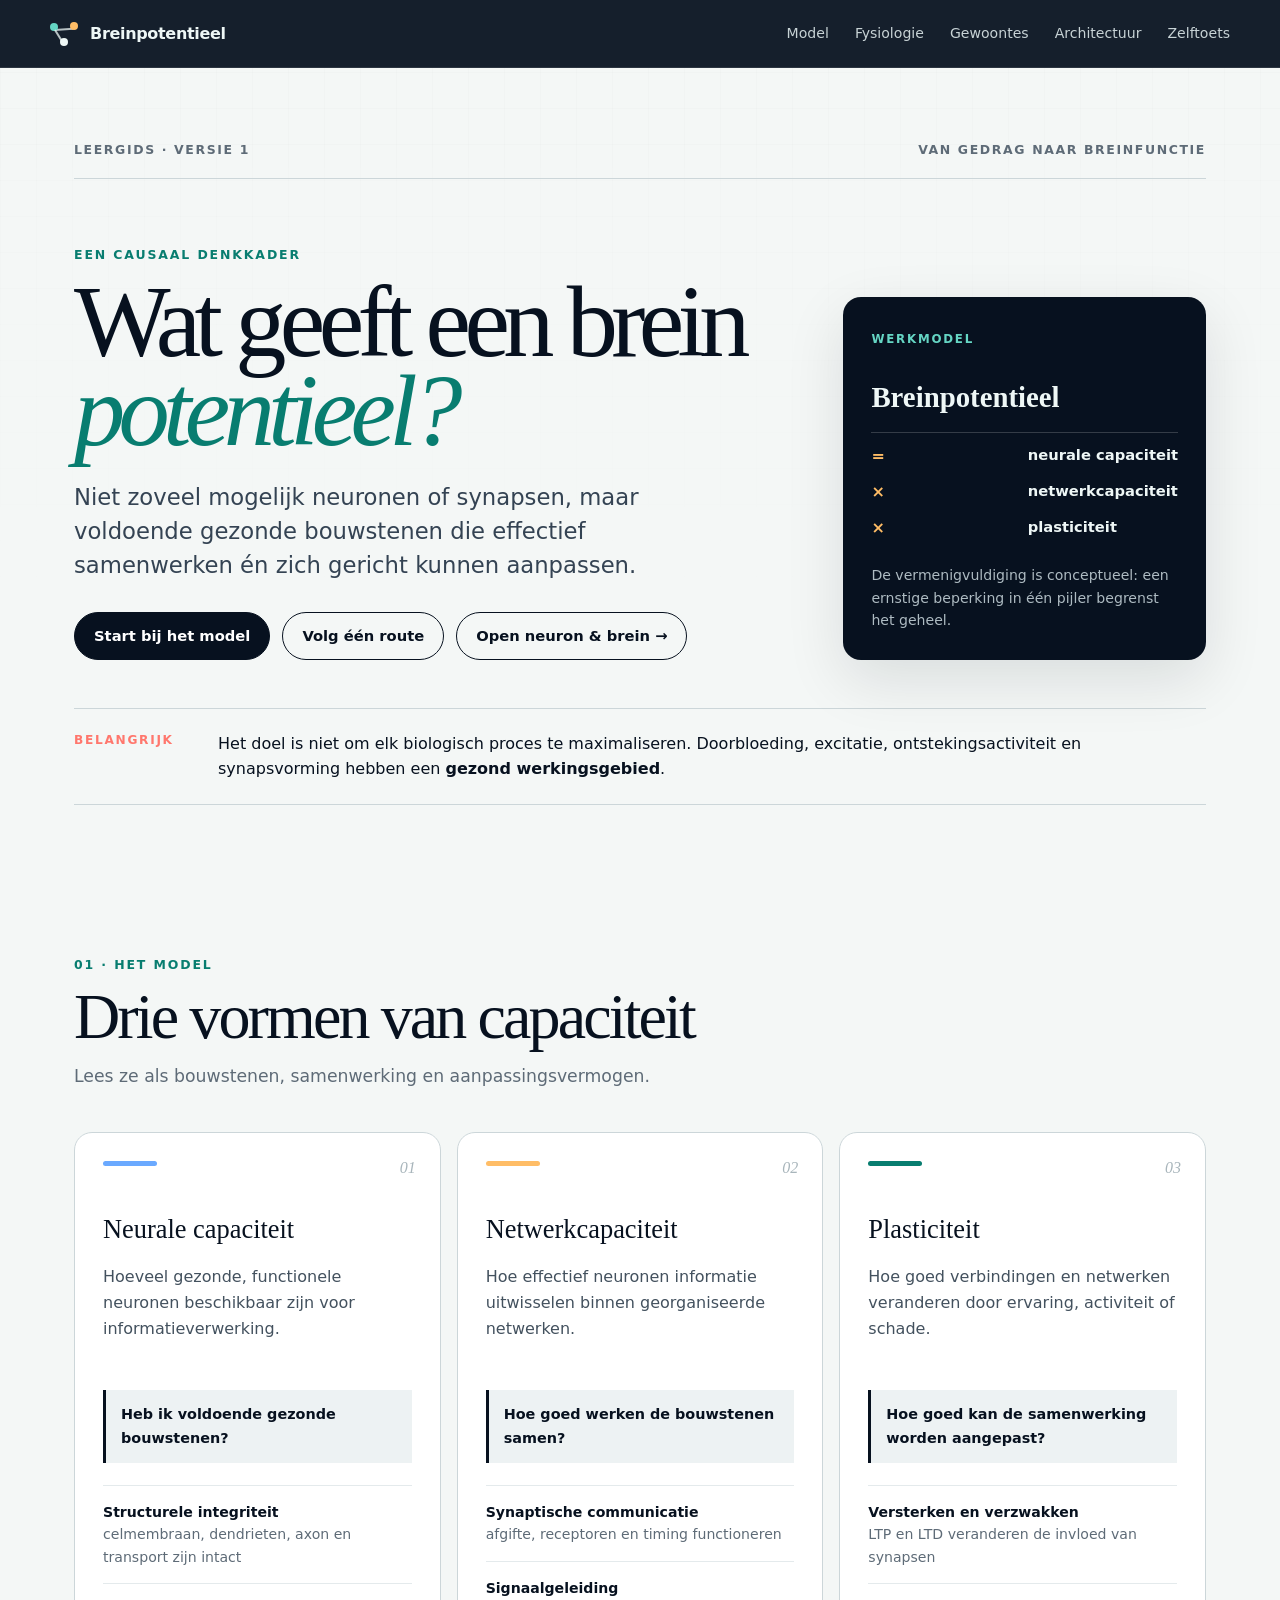
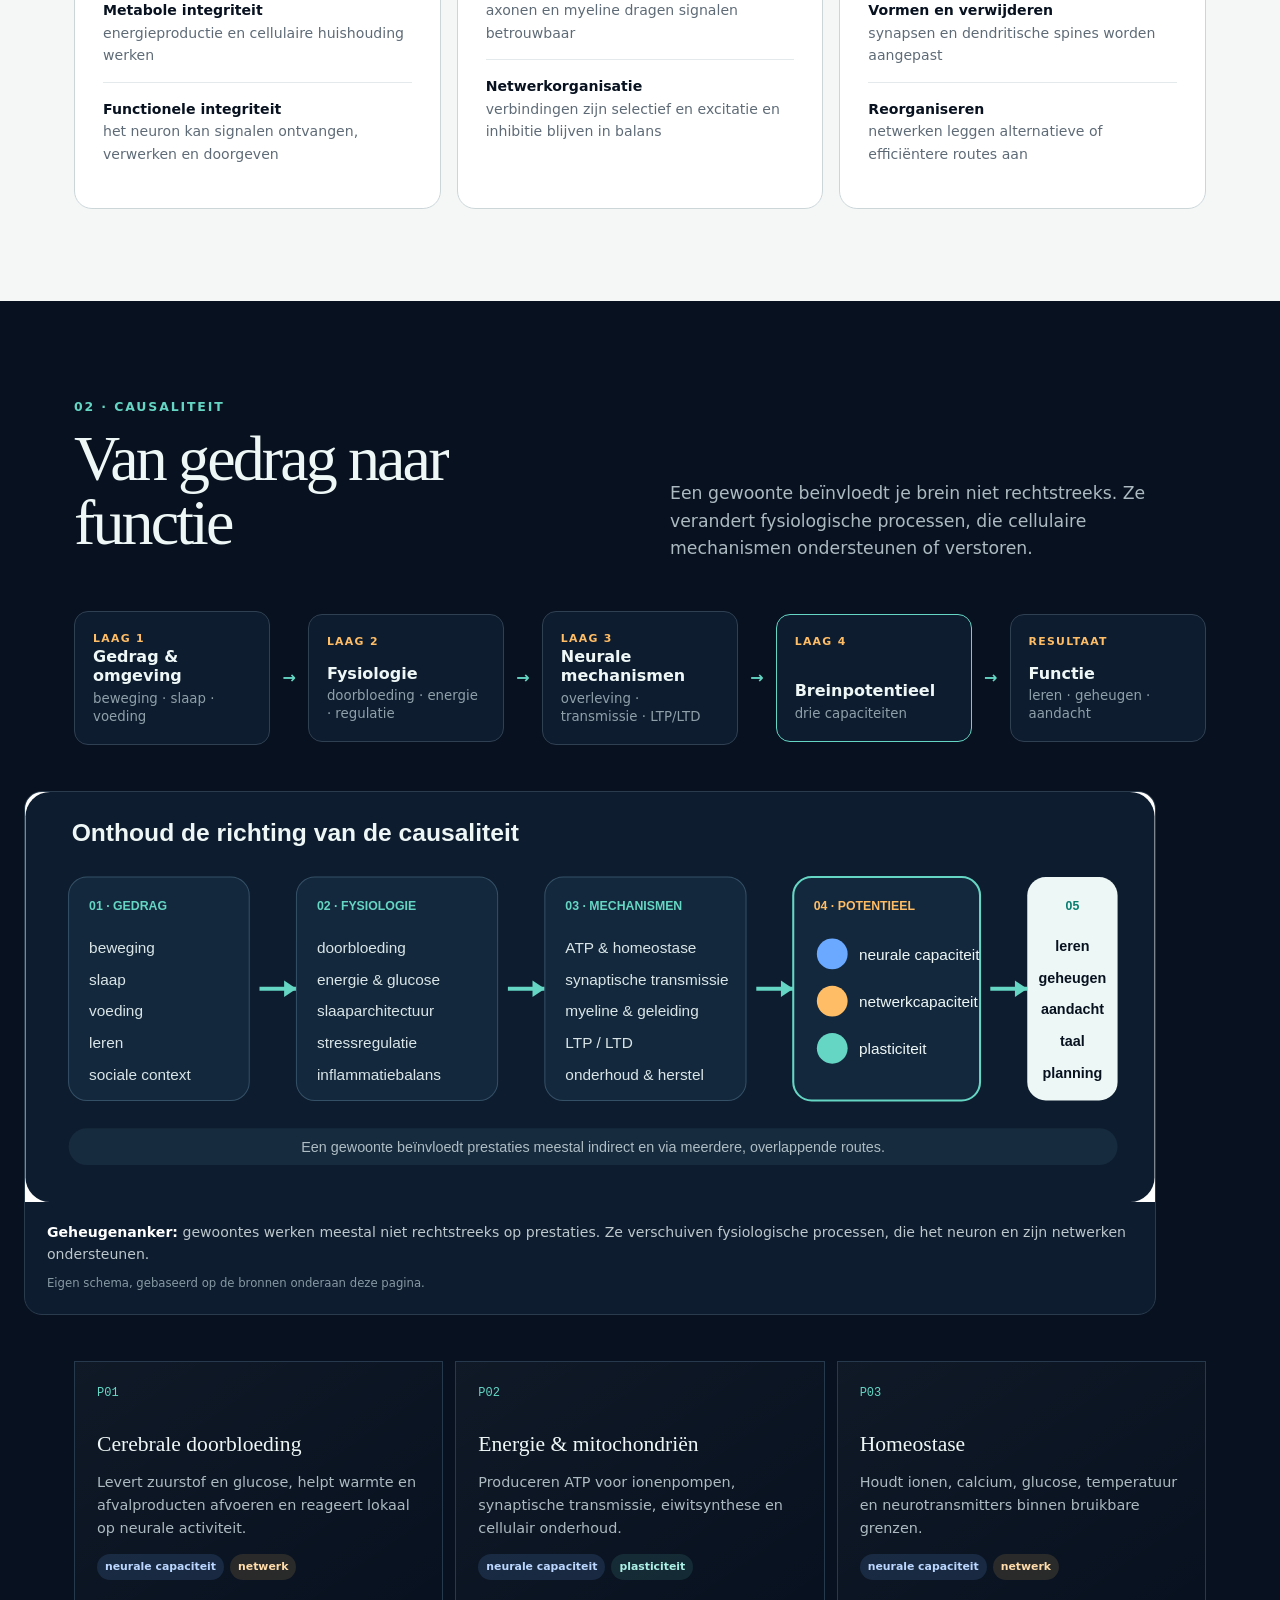
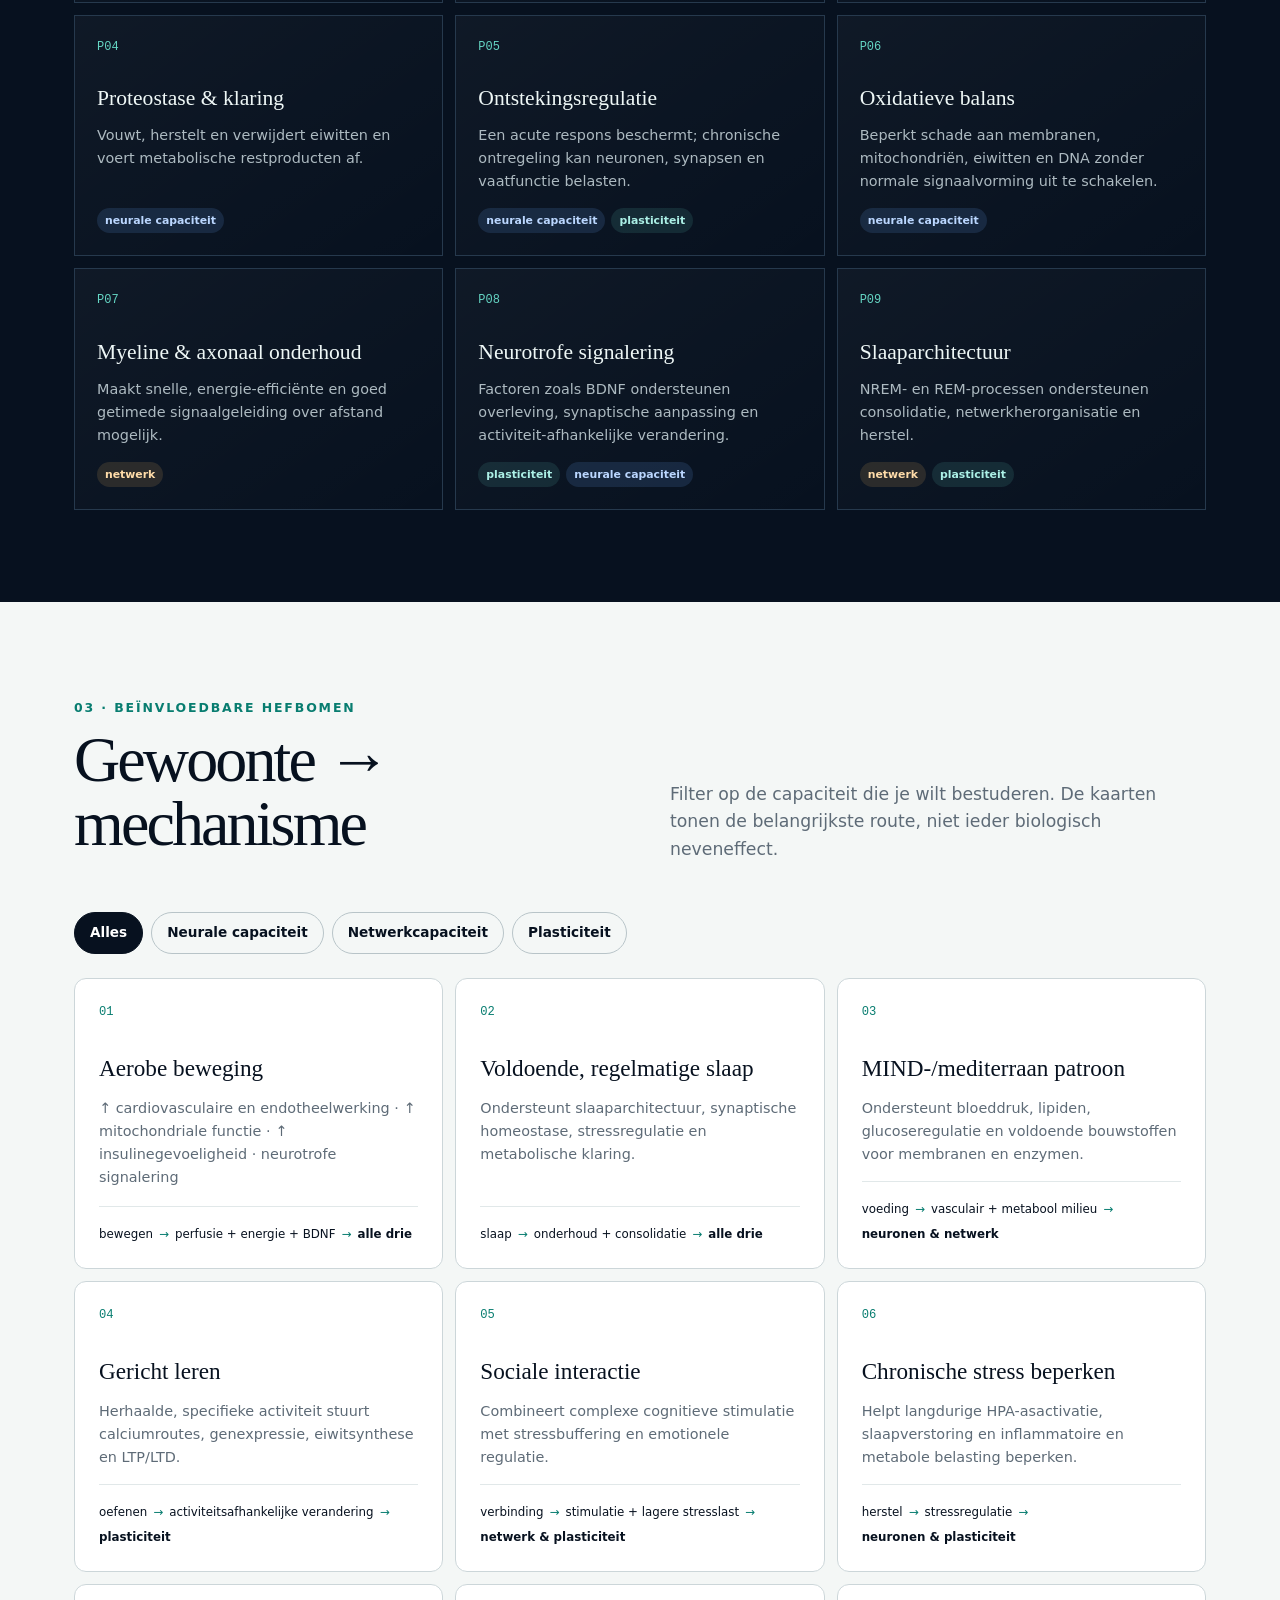
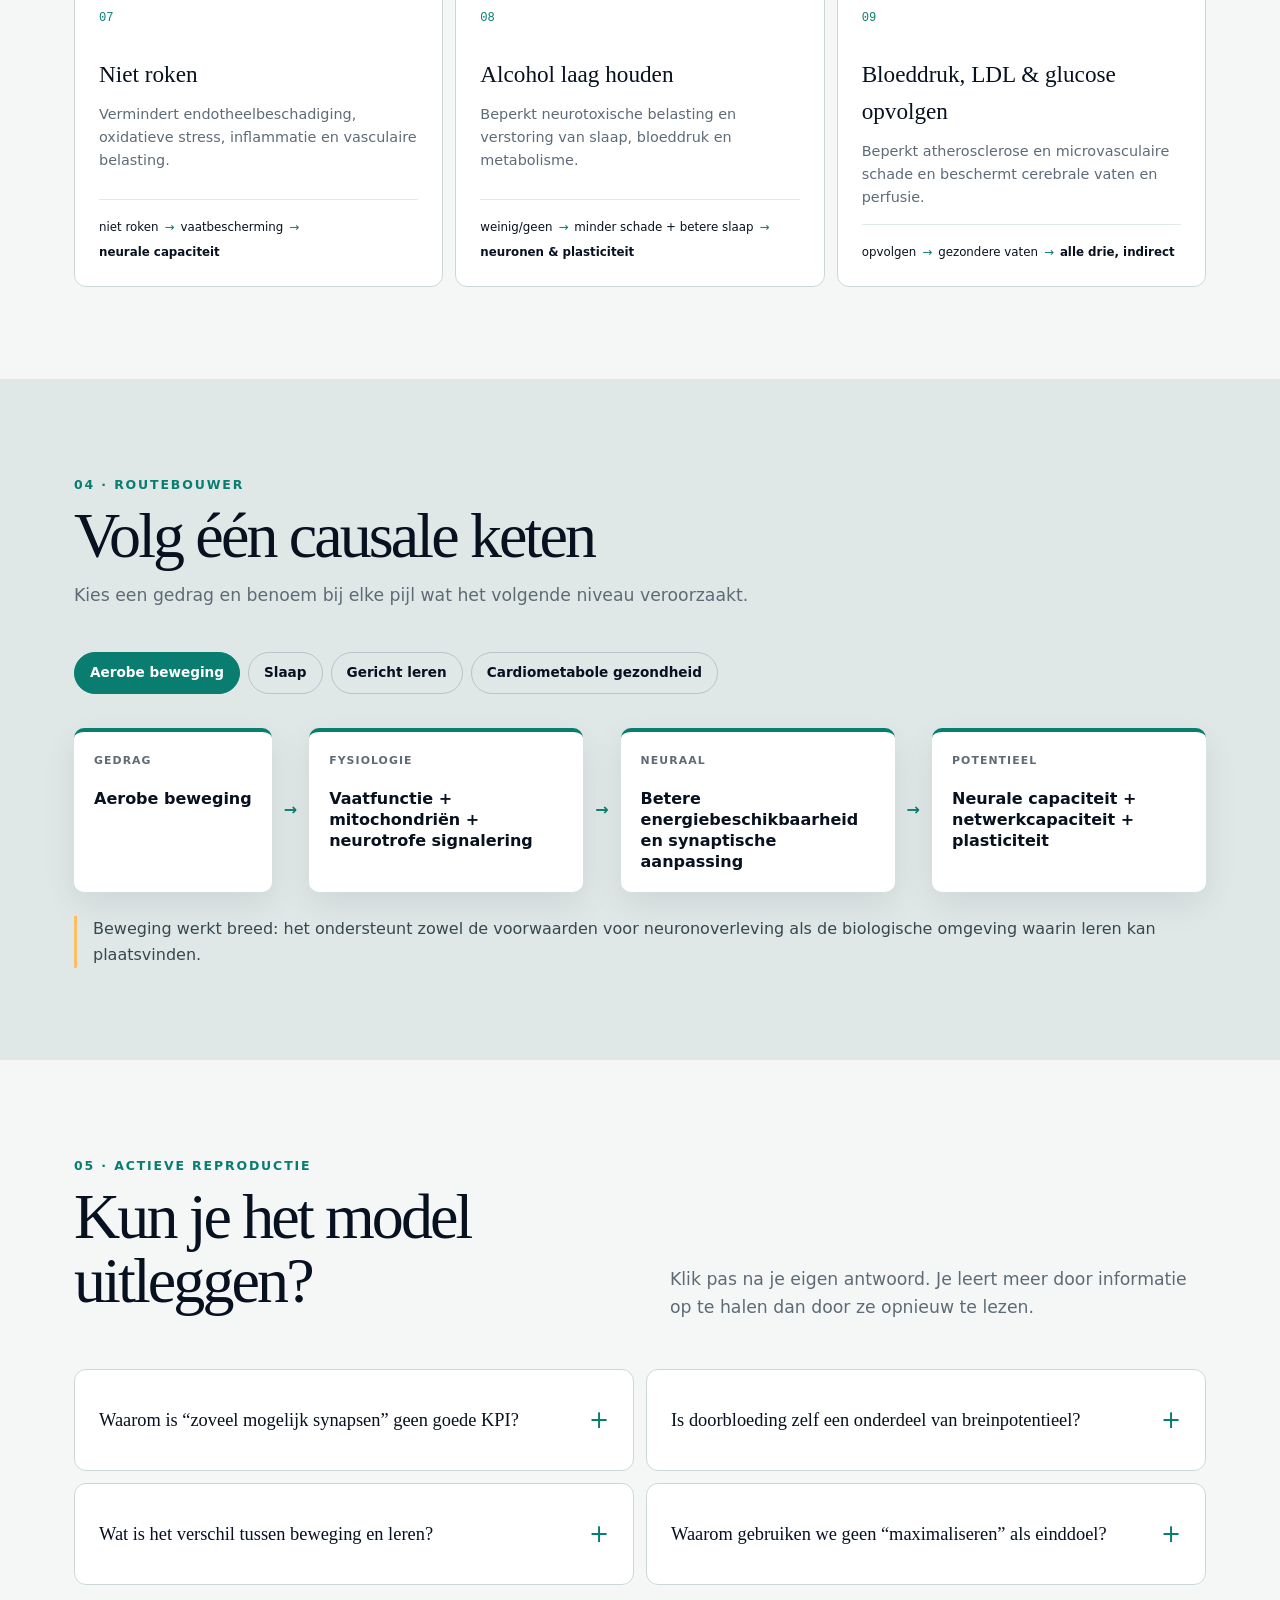
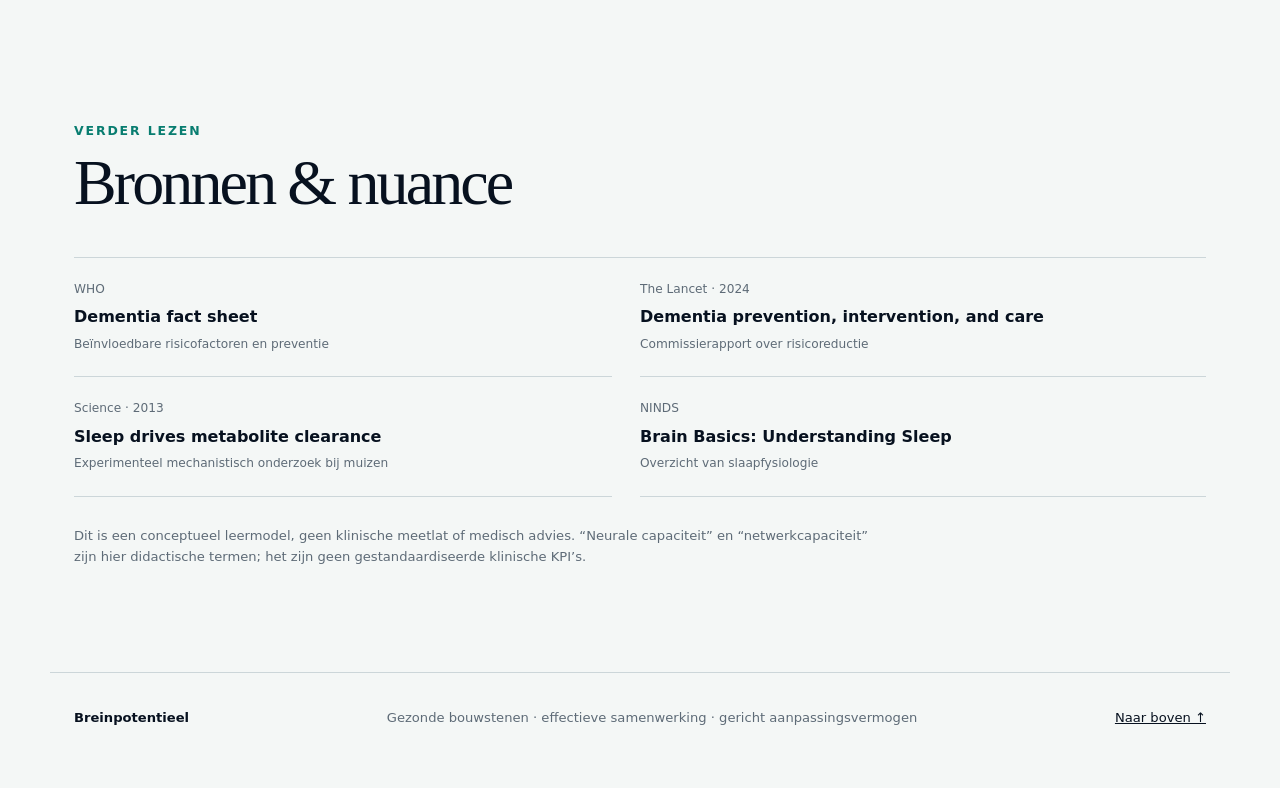
<file: index.html>
<!doctype html>
<html lang="nl">
<head>
  <meta charset="utf-8">
  <meta name="viewport" content="width=device-width, initial-scale=1">
  <meta name="theme-color" content="#07111f">
  <meta name="description" content="Een interactieve leergids over neurale capaciteit, netwerkcapaciteit, plasticiteit en de biologische processen en gewoontes die ze ondersteunen.">
  <title>Breinpotentieel — interactieve leergids</title>
  <link rel="icon" type="image/svg+xml" href="data:image/svg+xml,%3Csvg xmlns='http://www.w3.org/2000/svg' viewBox='0 0 64 64'%3E%3Crect width='64' height='64' rx='14' fill='%2307111f'/%3E%3Ccircle cx='19' cy='20' r='6' fill='%2365d6c4'/%3E%3Ccircle cx='45' cy='18' r='5' fill='%23ffbd66'/%3E%3Ccircle cx='31' cy='45' r='7' fill='%23eef7f6'/%3E%3Cpath d='M24 22l16-3M22 25l7 14M42 22l-8 17' stroke='%23eef7f6' stroke-width='3' stroke-linecap='round'/%3E%3C/svg%3E">
  <link rel="stylesheet" href="styles.css">
</head>
<body>
  <a class="skip-link" href="#inhoud">Ga naar de inhoud</a>

  <header class="topbar">
    <a class="brand" href="#start" aria-label="Breinpotentieel, naar boven">
      <span class="brand-mark" aria-hidden="true"><i></i><i></i><i></i></span>
      <span>Breinpotentieel</span>
    </a>
    <nav aria-label="Hoofdnavigatie">
      <a href="#model">Model</a>
      <a href="#fysiologie">Fysiologie</a>
      <a href="#gewoontes">Gewoontes</a>
      <a href="architectuur.html">Architectuur</a>
      <a href="#toets">Zelftoets</a>
    </nav>
  </header>

  <main id="inhoud">
    <section class="hero" id="start">
      <div class="eyebrow"><span>Leergids · versie 1</span><span>Van gedrag naar breinfunctie</span></div>
      <div class="hero-grid">
        <div>
          <p class="kicker">Een causaal denkkader</p>
          <h1>Wat geeft een brein <em>potentieel?</em></h1>
          <p class="lede">Niet zoveel mogelijk neuronen of synapsen, maar voldoende gezonde bouwstenen die effectief samenwerken én zich gericht kunnen aanpassen.</p>
          <div class="hero-actions">
            <a class="button primary" href="#model">Start bij het model</a>
            <a class="button quiet" href="#routebouwer">Volg één route</a>
            <a class="button quiet" href="architectuur.html">Open neuron & brein →</a>
          </div>
        </div>
        <aside class="formula-card" aria-label="Kernformule">
          <span class="formula-label">Werkmodel</span>
          <div class="formula">
            <strong>Breinpotentieel</strong>
            <span>=</span>
            <b>neurale capaciteit</b>
            <span>×</span>
            <b>netwerkcapaciteit</b>
            <span>×</span>
            <b>plasticiteit</b>
          </div>
          <p>De vermenigvuldiging is conceptueel: een ernstige beperking in één pijler begrenst het geheel.</p>
        </aside>
      </div>
      <div class="principle"><span>Belangrijk</span><p>Het doel is niet om elk biologisch proces te maximaliseren. Doorbloeding, excitatie, ontstekingsactiviteit en synapsvorming hebben een <strong>gezond werkingsgebied</strong>.</p></div>
    </section>

    <section class="section" id="model">
      <header class="section-heading">
        <span class="chapter">01 · het model</span>
        <h2>Drie vormen van capaciteit</h2>
        <p>Lees ze als bouwstenen, samenwerking en aanpassingsvermogen.</p>
      </header>

      <div class="capacity-grid">
        <article class="capacity-card neural">
          <span class="number">01</span>
          <h3>Neurale capaciteit</h3>
          <p class="definition">Hoeveel gezonde, functionele neuronen beschikbaar zijn voor informatieverwerking.</p>
          <div class="question">Heb ik voldoende gezonde bouwstenen?</div>
          <ul>
            <li><strong>Structurele integriteit</strong><br>celmembraan, dendrieten, axon en transport zijn intact</li>
            <li><strong>Metabole integriteit</strong><br>energieproductie en cellulaire huishouding werken</li>
            <li><strong>Functionele integriteit</strong><br>het neuron kan signalen ontvangen, verwerken en doorgeven</li>
          </ul>
        </article>
        <article class="capacity-card network">
          <span class="number">02</span>
          <h3>Netwerkcapaciteit</h3>
          <p class="definition">Hoe effectief neuronen informatie uitwisselen binnen georganiseerde netwerken.</p>
          <div class="question">Hoe goed werken de bouwstenen samen?</div>
          <ul>
            <li><strong>Synaptische communicatie</strong><br>afgifte, receptoren en timing functioneren</li>
            <li><strong>Signaalgeleiding</strong><br>axonen en myeline dragen signalen betrouwbaar</li>
            <li><strong>Netwerkorganisatie</strong><br>verbindingen zijn selectief en excitatie en inhibitie blijven in balans</li>
          </ul>
        </article>
        <article class="capacity-card plastic">
          <span class="number">03</span>
          <h3>Plasticiteit</h3>
          <p class="definition">Hoe goed verbindingen en netwerken veranderen door ervaring, activiteit of schade.</p>
          <div class="question">Hoe goed kan de samenwerking worden aangepast?</div>
          <ul>
            <li><strong>Versterken en verzwakken</strong><br>LTP en LTD veranderen de invloed van synapsen</li>
            <li><strong>Vormen en verwijderen</strong><br>synapsen en dendritische spines worden aangepast</li>
            <li><strong>Reorganiseren</strong><br>netwerken leggen alternatieve of efficiëntere routes aan</li>
          </ul>
        </article>
      </div>
    </section>

    <section class="section causal-section" id="fysiologie">
      <header class="section-heading split-heading">
        <div>
          <span class="chapter">02 · causaliteit</span>
          <h2>Van gedrag naar functie</h2>
        </div>
        <p>Een gewoonte beïnvloedt je brein niet rechtstreeks. Ze verandert fysiologische processen, die cellulaire mechanismen ondersteunen of verstoren.</p>
      </header>

      <div class="causal-ribbon" role="img" aria-label="Gedrag leidt via fysiologie en neurale mechanismen tot breinpotentieel en functionele prestaties">
        <div><span>laag 1</span><strong>Gedrag & omgeving</strong><small>beweging · slaap · voeding</small></div>
        <b aria-hidden="true">→</b>
        <div><span>laag 2</span><strong>Fysiologie</strong><small>doorbloeding · energie · regulatie</small></div>
        <b aria-hidden="true">→</b>
        <div><span>laag 3</span><strong>Neurale mechanismen</strong><small>overleving · transmissie · LTP/LTD</small></div>
        <b aria-hidden="true">→</b>
        <div><span>laag 4</span><strong>Breinpotentieel</strong><small>drie capaciteiten</small></div>
        <b aria-hidden="true">→</b>
        <div><span>resultaat</span><strong>Functie</strong><small>leren · geheugen · aandacht</small></div>
      </div>

      <figure class="science-figure wide-visual dark-figure">
        <img src="assets/causal-map.svg" alt="Visuele causale kaart: gedrag beïnvloedt fysiologie, vervolgens cellulaire mechanismen, de drie capaciteiten van breinpotentieel en uiteindelijk cognitieve functies." loading="lazy">
        <figcaption><strong>Geheugenanker:</strong> gewoontes werken meestal niet rechtstreeks op prestaties. Ze verschuiven fysiologische processen, die het neuron en zijn netwerken ondersteunen. <span>Eigen schema, gebaseerd op de bronnen onderaan deze pagina.</span></figcaption>
      </figure>

      <div class="process-grid">
        <article><span class="process-code">P01</span><h3>Cerebrale doorbloeding</h3><p>Levert zuurstof en glucose, helpt warmte en afvalproducten afvoeren en reageert lokaal op neurale activiteit.</p><footer><span class="tag neural-tag">neurale capaciteit</span><span class="tag network-tag">netwerk</span></footer></article>
        <article><span class="process-code">P02</span><h3>Energie & mitochondriën</h3><p>Produceren ATP voor ionenpompen, synaptische transmissie, eiwitsynthese en cellulair onderhoud.</p><footer><span class="tag neural-tag">neurale capaciteit</span><span class="tag plastic-tag">plasticiteit</span></footer></article>
        <article><span class="process-code">P03</span><h3>Homeostase</h3><p>Houdt ionen, calcium, glucose, temperatuur en neurotransmitters binnen bruikbare grenzen.</p><footer><span class="tag neural-tag">neurale capaciteit</span><span class="tag network-tag">netwerk</span></footer></article>
        <article><span class="process-code">P04</span><h3>Proteostase & klaring</h3><p>Vouwt, herstelt en verwijdert eiwitten en voert metabolische restproducten af.</p><footer><span class="tag neural-tag">neurale capaciteit</span></footer></article>
        <article><span class="process-code">P05</span><h3>Ontstekingsregulatie</h3><p>Een acute respons beschermt; chronische ontregeling kan neuronen, synapsen en vaatfunctie belasten.</p><footer><span class="tag neural-tag">neurale capaciteit</span><span class="tag plastic-tag">plasticiteit</span></footer></article>
        <article><span class="process-code">P06</span><h3>Oxidatieve balans</h3><p>Beperkt schade aan membranen, mitochondriën, eiwitten en DNA zonder normale signaalvorming uit te schakelen.</p><footer><span class="tag neural-tag">neurale capaciteit</span></footer></article>
        <article><span class="process-code">P07</span><h3>Myeline & axonaal onderhoud</h3><p>Maakt snelle, energie-efficiënte en goed getimede signaalgeleiding over afstand mogelijk.</p><footer><span class="tag network-tag">netwerk</span></footer></article>
        <article><span class="process-code">P08</span><h3>Neurotrofe signalering</h3><p>Factoren zoals BDNF ondersteunen overleving, synaptische aanpassing en activiteit-afhankelijke verandering.</p><footer><span class="tag plastic-tag">plasticiteit</span><span class="tag neural-tag">neurale capaciteit</span></footer></article>
        <article><span class="process-code">P09</span><h3>Slaaparchitectuur</h3><p>NREM- en REM-processen ondersteunen consolidatie, netwerkherorganisatie en herstel.</p><footer><span class="tag network-tag">netwerk</span><span class="tag plastic-tag">plasticiteit</span></footer></article>
      </div>
    </section>

    <section class="section" id="gewoontes">
      <header class="section-heading split-heading">
        <div>
          <span class="chapter">03 · beïnvloedbare hefbomen</span>
          <h2>Gewoonte → mechanisme</h2>
        </div>
        <p>Filter op de capaciteit die je wilt bestuderen. De kaarten tonen de belangrijkste route, niet ieder biologisch neveneffect.</p>
      </header>

      <div class="filters" role="group" aria-label="Filter gewoontes op capaciteit">
        <button class="filter active" data-filter="all" aria-pressed="true">Alles</button>
        <button class="filter" data-filter="neural" aria-pressed="false">Neurale capaciteit</button>
        <button class="filter" data-filter="network" aria-pressed="false">Netwerkcapaciteit</button>
        <button class="filter" data-filter="plastic" aria-pressed="false">Plasticiteit</button>
      </div>

      <div class="habit-grid" id="habit-grid">
        <article class="habit-card" data-targets="neural network plastic"><span class="habit-index">01</span><h3>Aerobe beweging</h3><p>↑ cardiovasculaire en endotheelwerking · ↑ mitochondriale functie · ↑ insulinegevoeligheid · neurotrofe signalering</p><div class="mini-chain"><span>bewegen</span><i>→</i><span>perfusie + energie + BDNF</span><i>→</i><strong>alle drie</strong></div></article>
        <article class="habit-card" data-targets="neural network plastic"><span class="habit-index">02</span><h3>Voldoende, regelmatige slaap</h3><p>Ondersteunt slaaparchitectuur, synaptische homeostase, stressregulatie en metabolische klaring.</p><div class="mini-chain"><span>slaap</span><i>→</i><span>onderhoud + consolidatie</span><i>→</i><strong>alle drie</strong></div></article>
        <article class="habit-card" data-targets="neural network"><span class="habit-index">03</span><h3>MIND-/mediterraan patroon</h3><p>Ondersteunt bloeddruk, lipiden, glucoseregulatie en voldoende bouwstoffen voor membranen en enzymen.</p><div class="mini-chain"><span>voeding</span><i>→</i><span>vasculair + metabool milieu</span><i>→</i><strong>neuronen & netwerk</strong></div></article>
        <article class="habit-card" data-targets="plastic network"><span class="habit-index">04</span><h3>Gericht leren</h3><p>Herhaalde, specifieke activiteit stuurt calciumroutes, genexpressie, eiwitsynthese en LTP/LTD.</p><div class="mini-chain"><span>oefenen</span><i>→</i><span>activiteitsafhankelijke verandering</span><i>→</i><strong>plasticiteit</strong></div></article>
        <article class="habit-card" data-targets="plastic network neural"><span class="habit-index">05</span><h3>Sociale interactie</h3><p>Combineert complexe cognitieve stimulatie met stressbuffering en emotionele regulatie.</p><div class="mini-chain"><span>verbinding</span><i>→</i><span>stimulatie + lagere stresslast</span><i>→</i><strong>netwerk & plasticiteit</strong></div></article>
        <article class="habit-card" data-targets="neural plastic"><span class="habit-index">06</span><h3>Chronische stress beperken</h3><p>Helpt langdurige HPA-asactivatie, slaapverstoring en inflammatoire en metabole belasting beperken.</p><div class="mini-chain"><span>herstel</span><i>→</i><span>stressregulatie</span><i>→</i><strong>neuronen & plasticiteit</strong></div></article>
        <article class="habit-card" data-targets="neural network"><span class="habit-index">07</span><h3>Niet roken</h3><p>Vermindert endotheelbeschadiging, oxidatieve stress, inflammatie en vasculaire belasting.</p><div class="mini-chain"><span>niet roken</span><i>→</i><span>vaatbescherming</span><i>→</i><strong>neurale capaciteit</strong></div></article>
        <article class="habit-card" data-targets="neural plastic"><span class="habit-index">08</span><h3>Alcohol laag houden</h3><p>Beperkt neurotoxische belasting en verstoring van slaap, bloeddruk en metabolisme.</p><div class="mini-chain"><span>weinig/geen</span><i>→</i><span>minder schade + betere slaap</span><i>→</i><strong>neuronen & plasticiteit</strong></div></article>
        <article class="habit-card" data-targets="neural network plastic"><span class="habit-index">09</span><h3>Bloeddruk, LDL & glucose opvolgen</h3><p>Beperkt atherosclerose en microvasculaire schade en beschermt cerebrale vaten en perfusie.</p><div class="mini-chain"><span>opvolgen</span><i>→</i><span>gezondere vaten</span><i>→</i><strong>alle drie, indirect</strong></div></article>
      </div>
    </section>

    <section class="section route-section" id="routebouwer">
      <header class="section-heading">
        <span class="chapter">04 · routebouwer</span>
        <h2>Volg één causale keten</h2>
        <p>Kies een gedrag en benoem bij elke pijl wat het volgende niveau veroorzaakt.</p>
      </header>
      <div class="route-controls" role="tablist" aria-label="Kies een causale route">
        <button role="tab" aria-selected="true" data-route="exercise">Aerobe beweging</button>
        <button role="tab" aria-selected="false" data-route="sleep">Slaap</button>
        <button role="tab" aria-selected="false" data-route="learning">Gericht leren</button>
        <button role="tab" aria-selected="false" data-route="vascular">Cardiometabole gezondheid</button>
      </div>
      <div class="route-track" id="route-track" aria-live="polite"></div>
      <p class="route-note" id="route-note"></p>
    </section>

    <section class="section quiz-section" id="toets">
      <header class="section-heading split-heading">
        <div>
          <span class="chapter">05 · actieve reproductie</span>
          <h2>Kun je het model uitleggen?</h2>
        </div>
        <p>Klik pas na je eigen antwoord. Je leert meer door informatie op te halen dan door ze opnieuw te lezen.</p>
      </header>
      <div class="quiz-grid">
        <details><summary>Waarom is “zoveel mogelijk synapsen” geen goede KPI?</summary><p>Omdat organisatie, selectiviteit, timing en efficiëntie tellen. Nutteloze verbindingen verwijderen kan een netwerk beter maken; meer is niet automatisch functioneler.</p></details>
        <details><summary>Is doorbloeding zelf een onderdeel van breinpotentieel?</summary><p>Nee, in dit model is ze een onderliggende determinant. Ze ondersteunt neuronen, communicatie en plasticiteit via toevoer, regulatie en afvoer.</p></details>
        <details><summary>Wat is het verschil tussen beweging en leren?</summary><p>Beweging kan de biologische omgeving voor plasticiteit ondersteunen. Gerichte ervaring bepaalt vervolgens welke specifieke verbindingen veranderen.</p></details>
        <details><summary>Waarom gebruiken we geen “maximaliseren” als einddoel?</summary><p>Biologische systemen hebben meestal een optimaal bereik. Te veel excitatie, inflammatie of zelfs plasticiteit kan ontregelen; gezondheid vraagt regulatie.</p></details>
      </div>
    </section>

    <section class="section sources" id="bronnen">
      <header class="section-heading"><span class="chapter">Verder lezen</span><h2>Bronnen & nuance</h2></header>
      <div class="source-list">
        <a href="https://www.who.int/news-room/fact-sheets/detail/dementia" target="_blank" rel="noreferrer"><span>WHO</span><strong>Dementia fact sheet</strong><small>Beïnvloedbare risicofactoren en preventie</small></a>
        <a href="https://doi.org/10.1016/S0140-6736(24)01296-0" target="_blank" rel="noreferrer"><span>The Lancet · 2024</span><strong>Dementia prevention, intervention, and care</strong><small>Commissierapport over risicoreductie</small></a>
        <a href="https://doi.org/10.1126/science.1241224" target="_blank" rel="noreferrer"><span>Science · 2013</span><strong>Sleep drives metabolite clearance</strong><small>Experimenteel mechanistisch onderzoek bij muizen</small></a>
        <a href="https://www.ninds.nih.gov/health-information/public-education/brain-basics/brain-basics-understanding-sleep" target="_blank" rel="noreferrer"><span>NINDS</span><strong>Brain Basics: Understanding Sleep</strong><small>Overzicht van slaapfysiologie</small></a>
      </div>
      <p class="disclaimer">Dit is een conceptueel leermodel, geen klinische meetlat of medisch advies. “Neurale capaciteit” en “netwerkcapaciteit” zijn hier didactische termen; het zijn geen gestandaardiseerde klinische KPI’s.</p>
    </section>
  </main>

  <footer class="site-footer"><span>Breinpotentieel</span><p>Gezonde bouwstenen · effectieve samenwerking · gericht aanpassingsvermogen</p><a href="#start">Naar boven ↑</a></footer>
  <script src="script.js"></script>
</body>
</html>
</file>
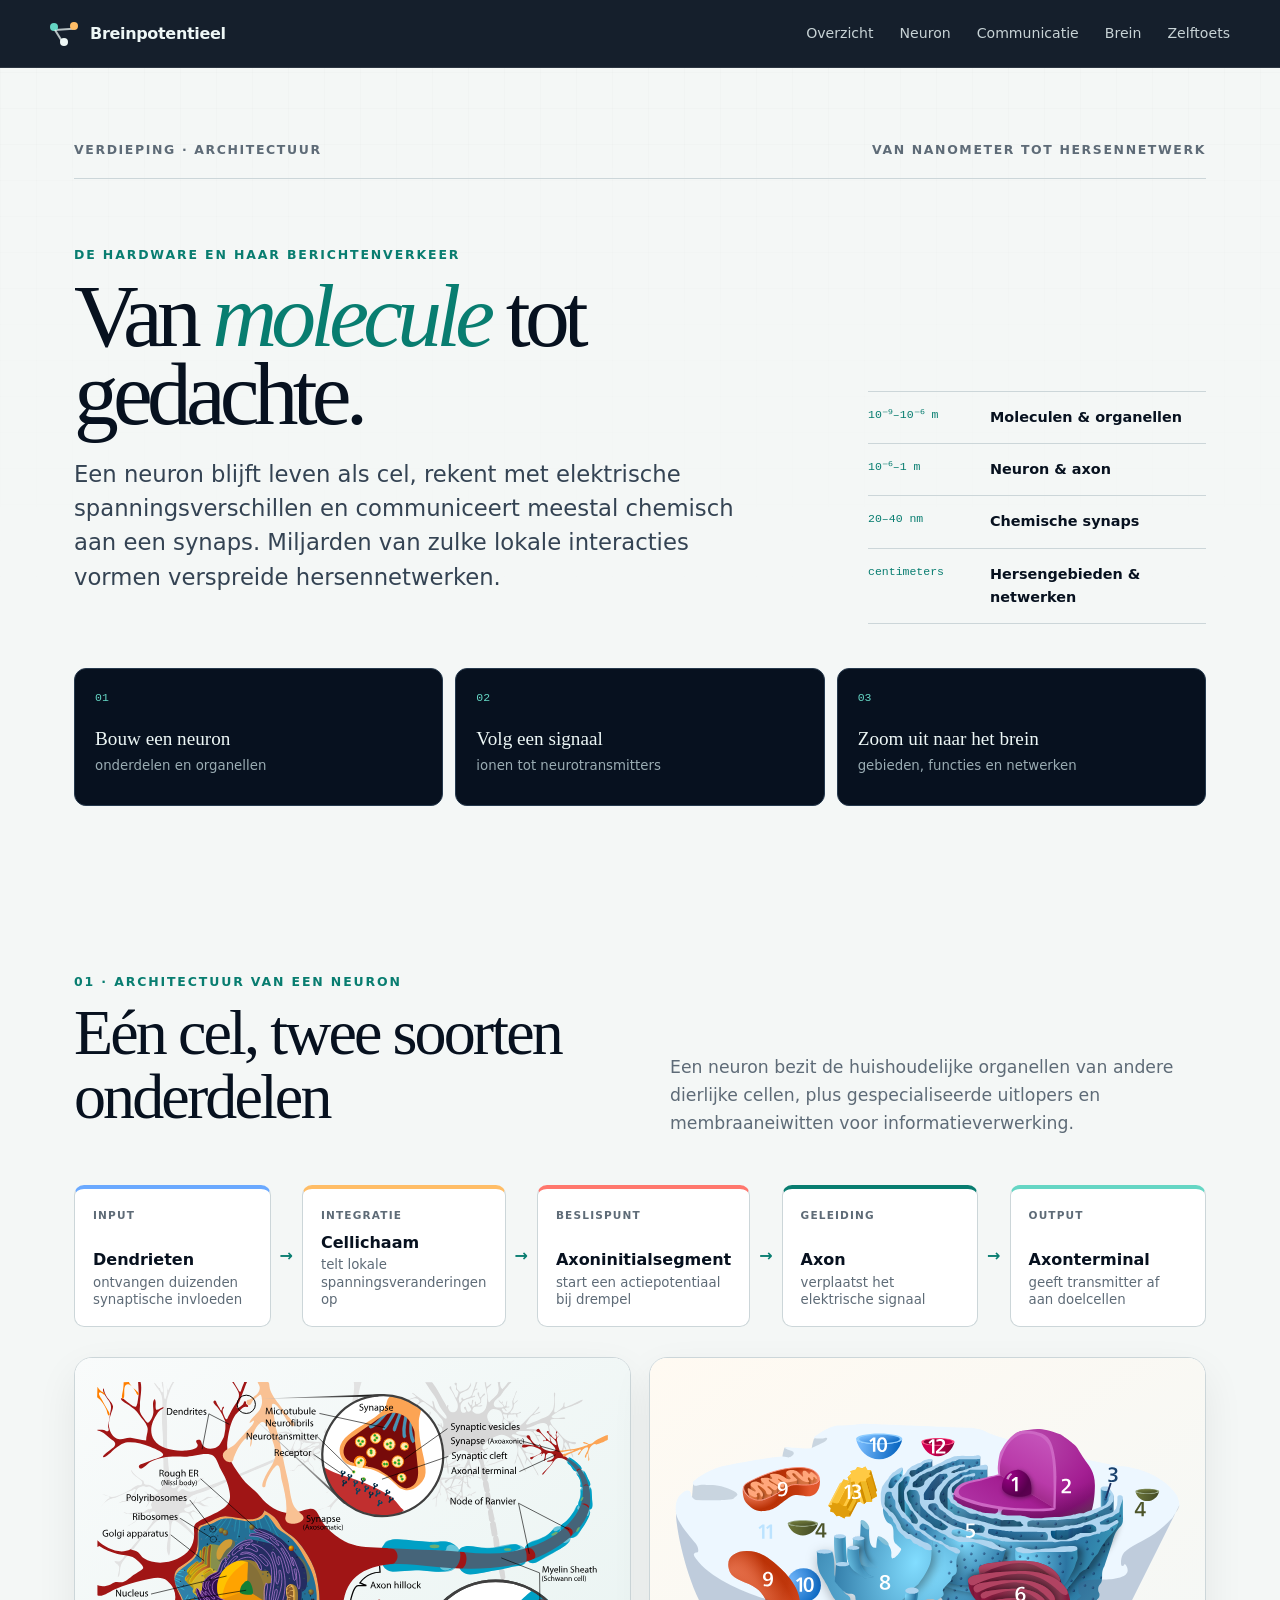
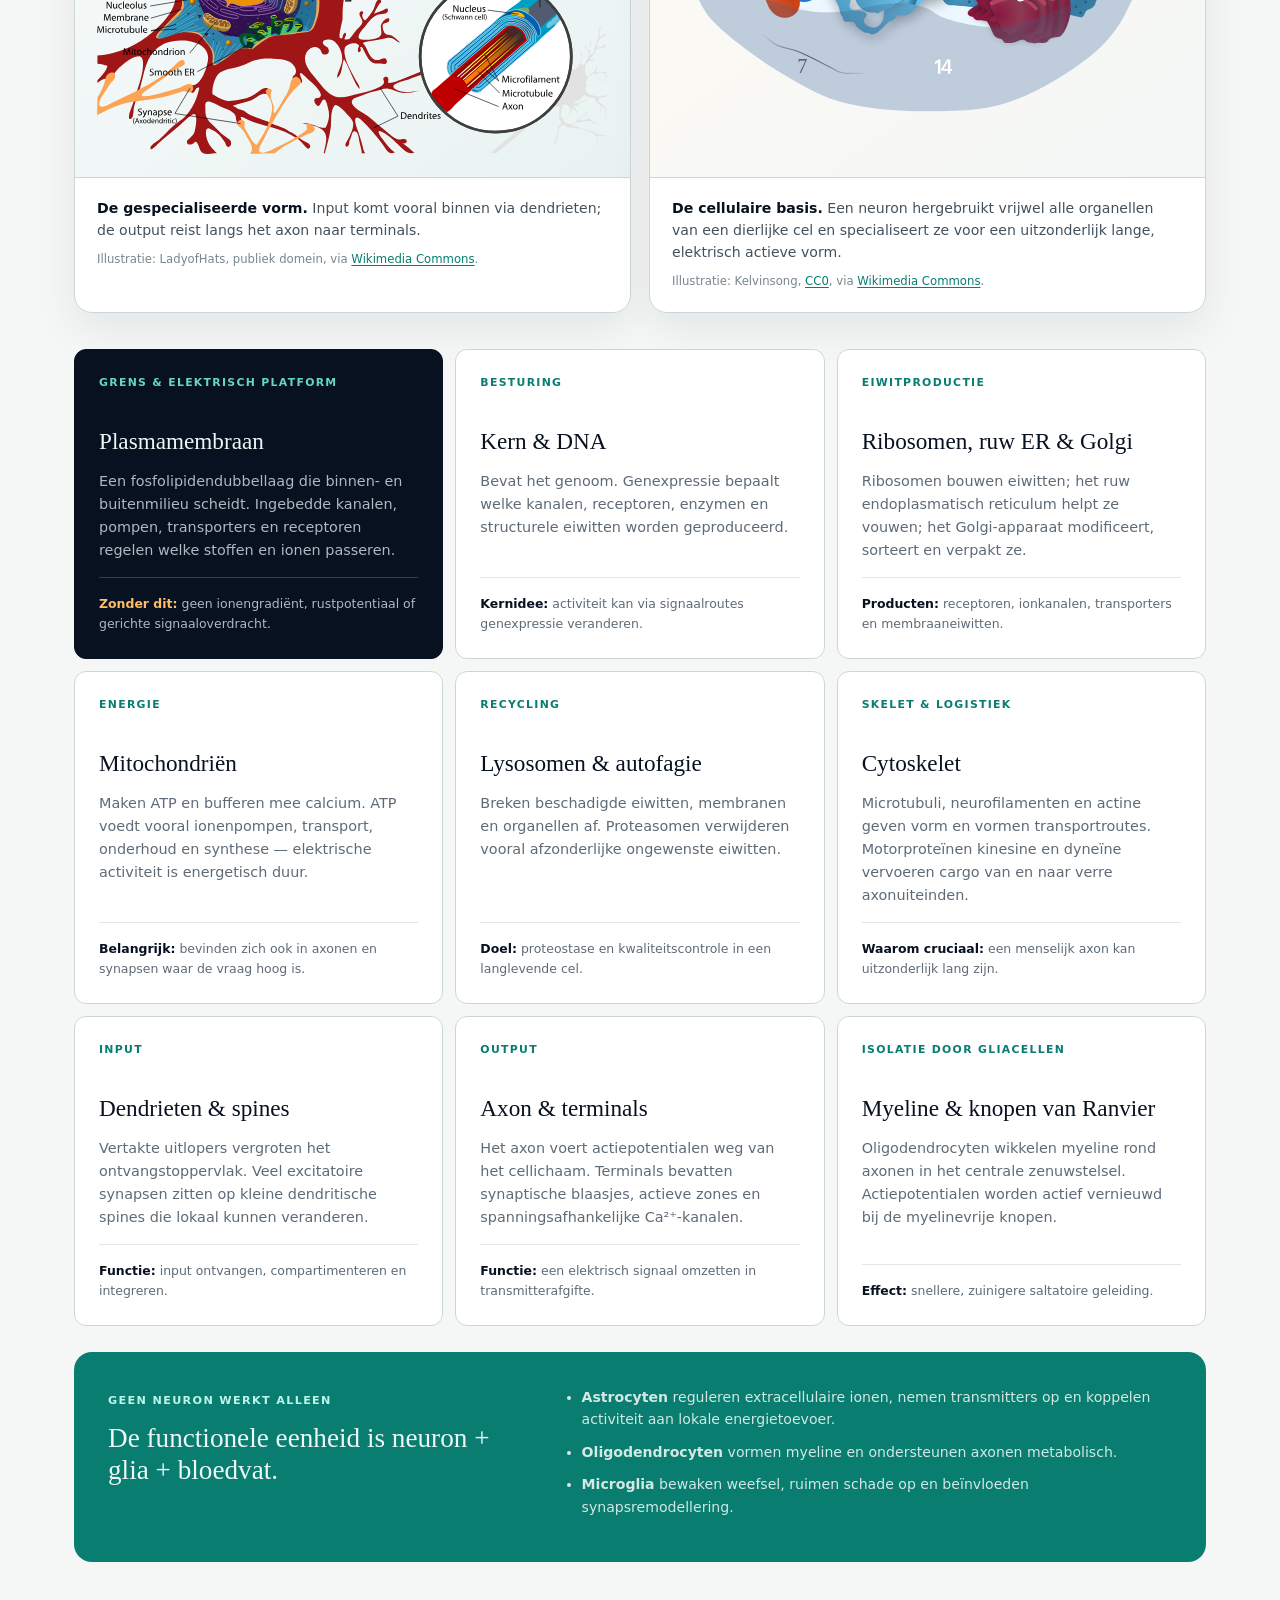
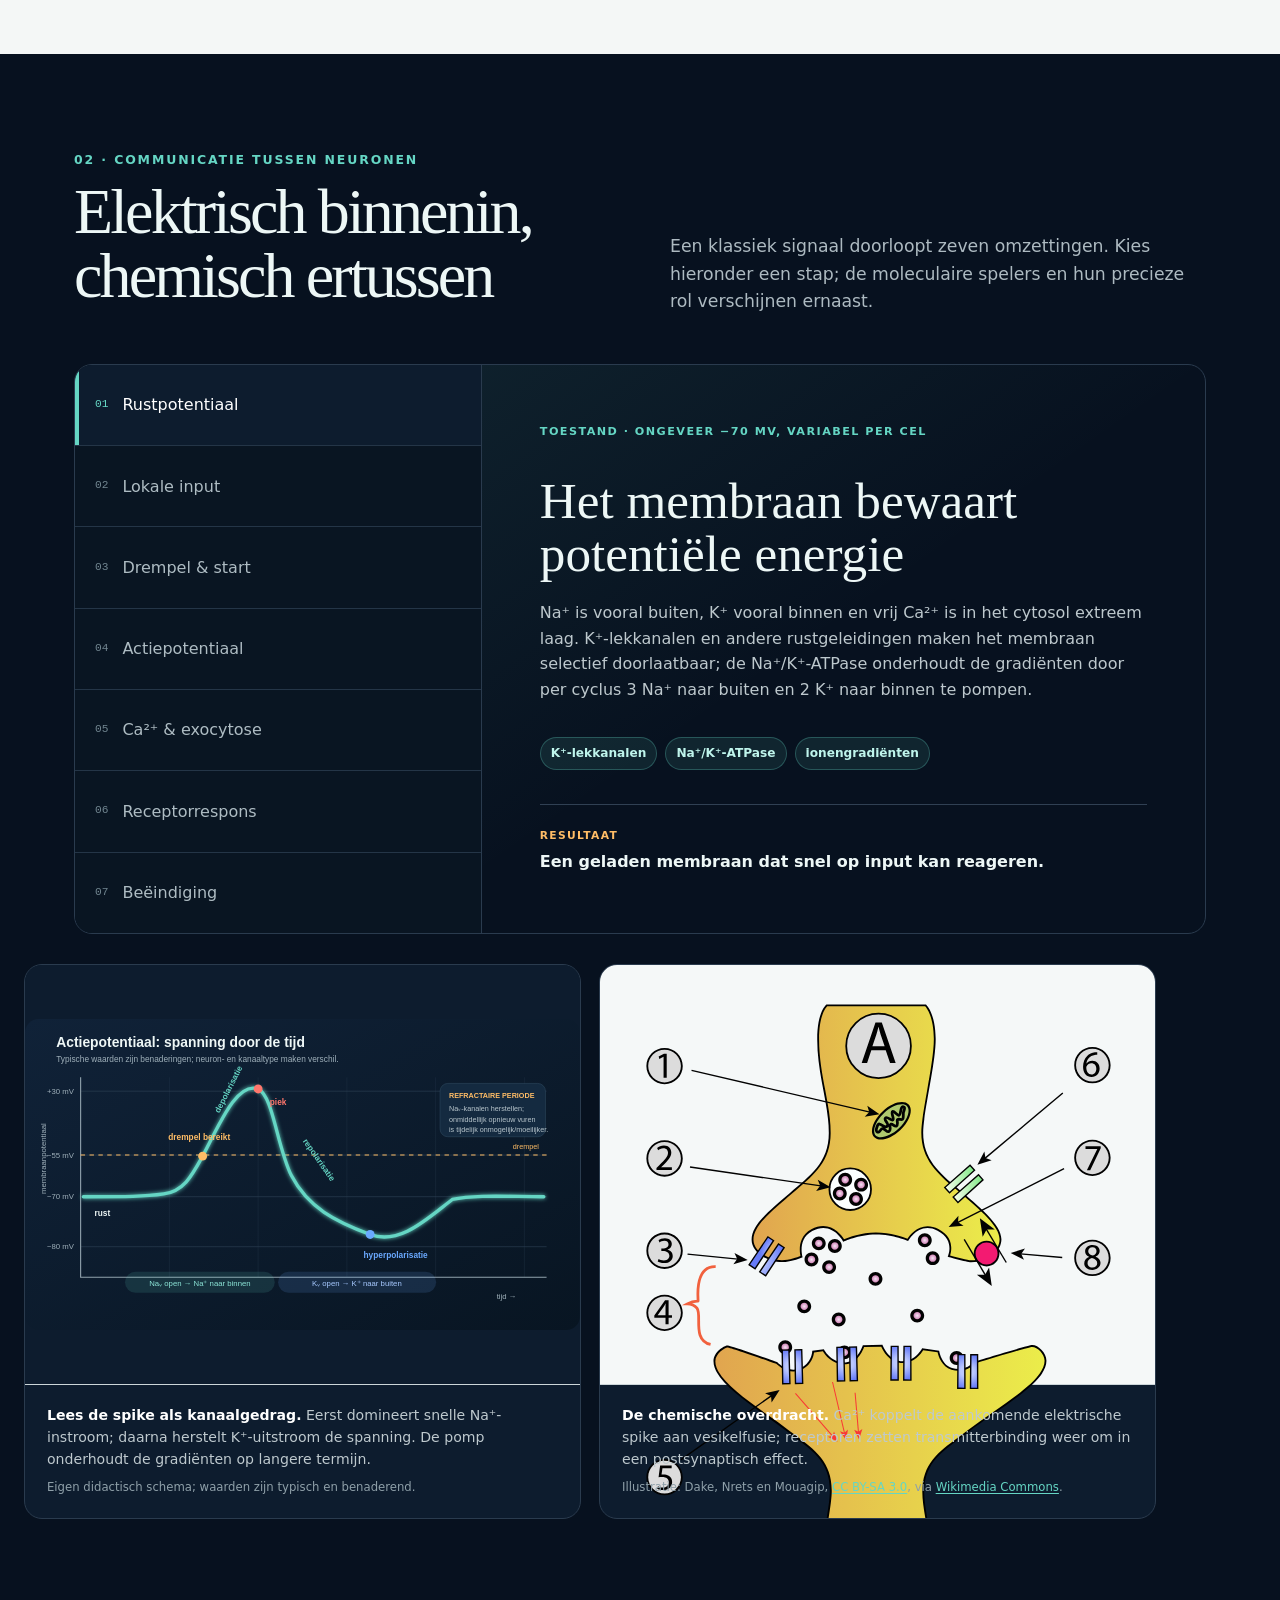
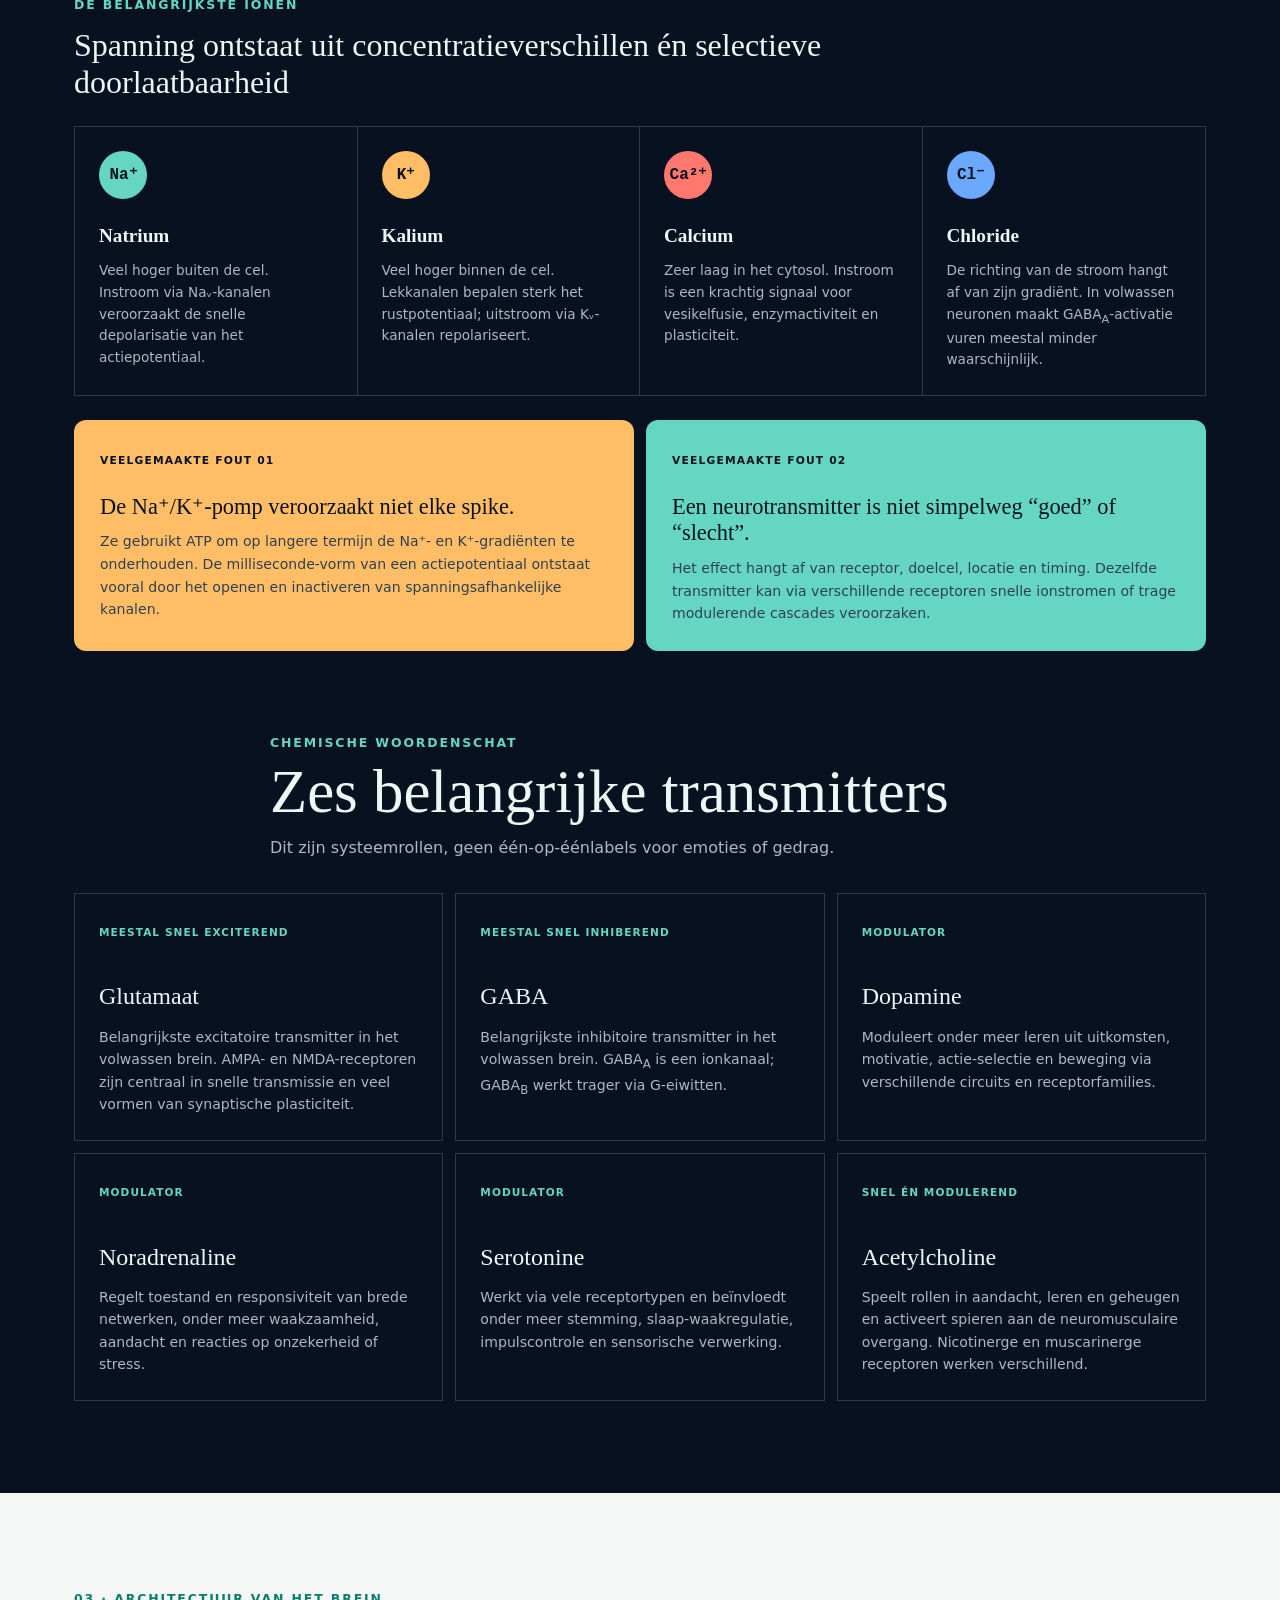
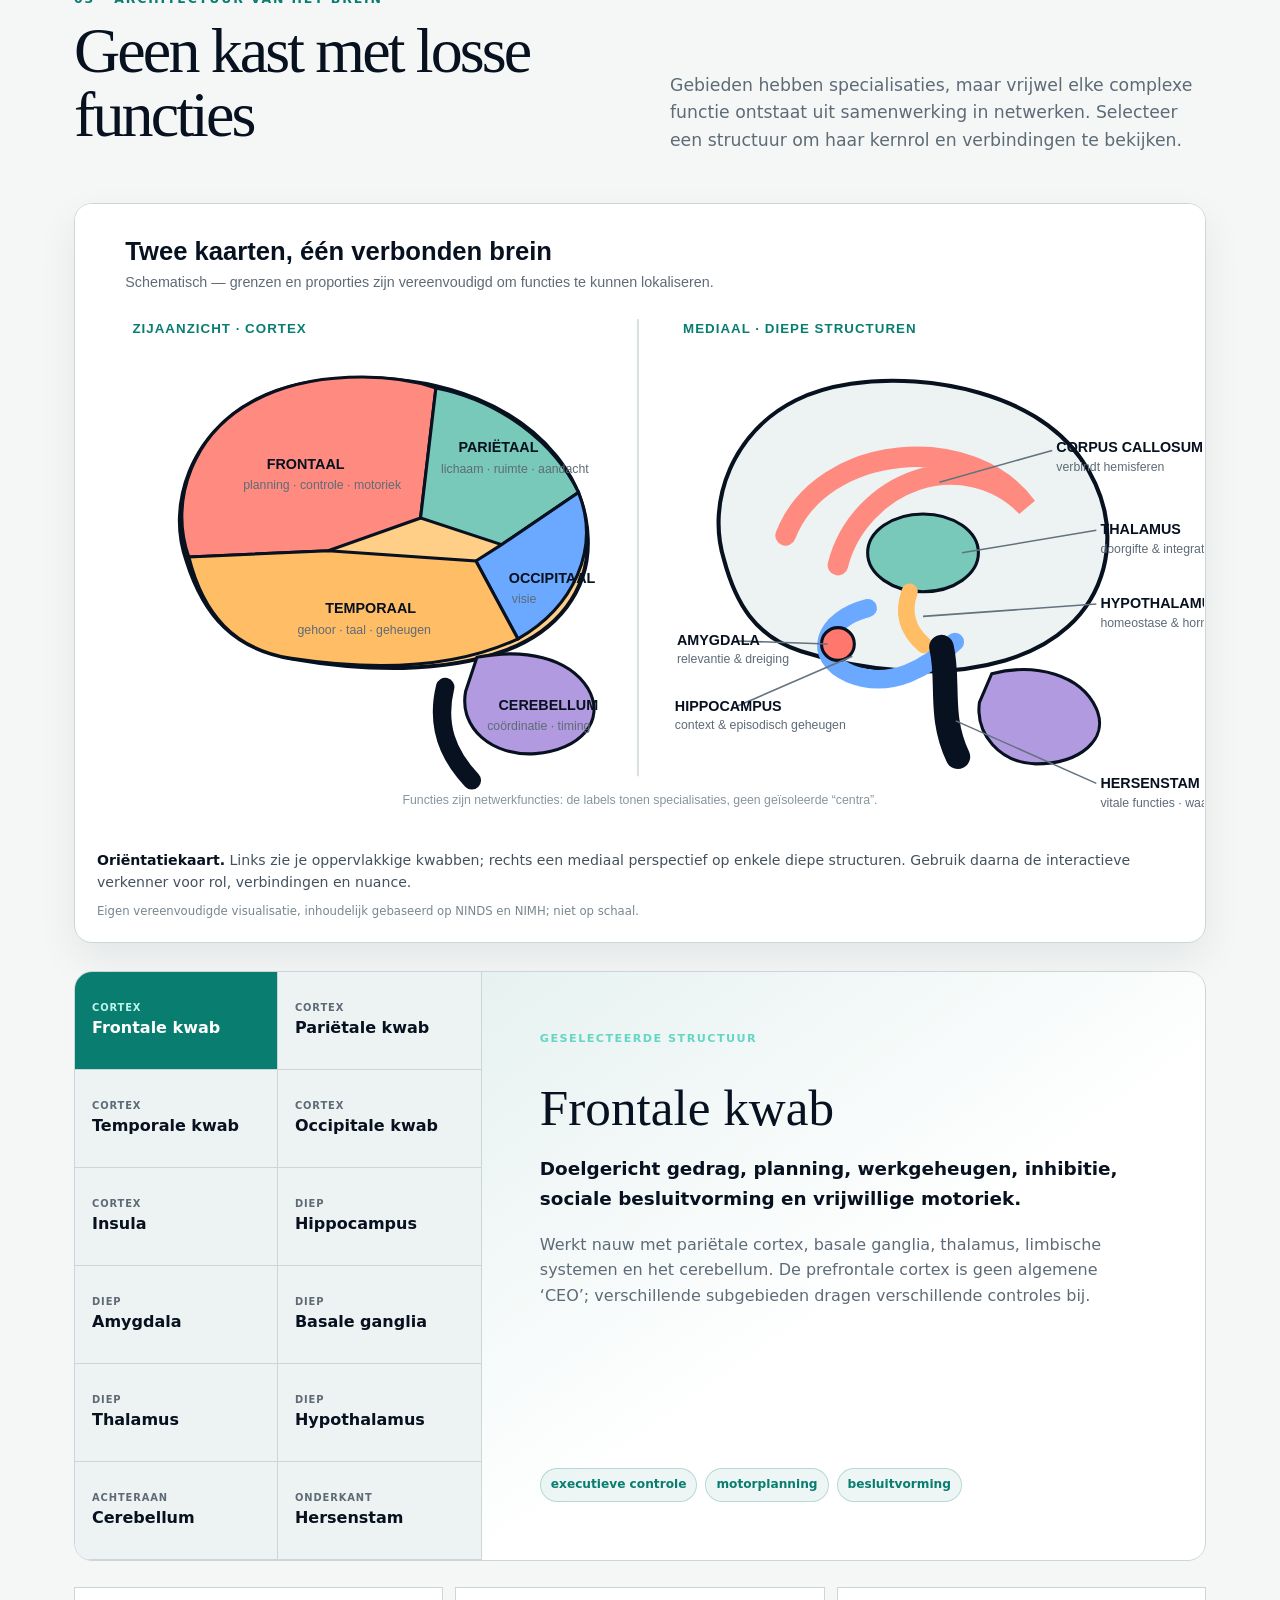
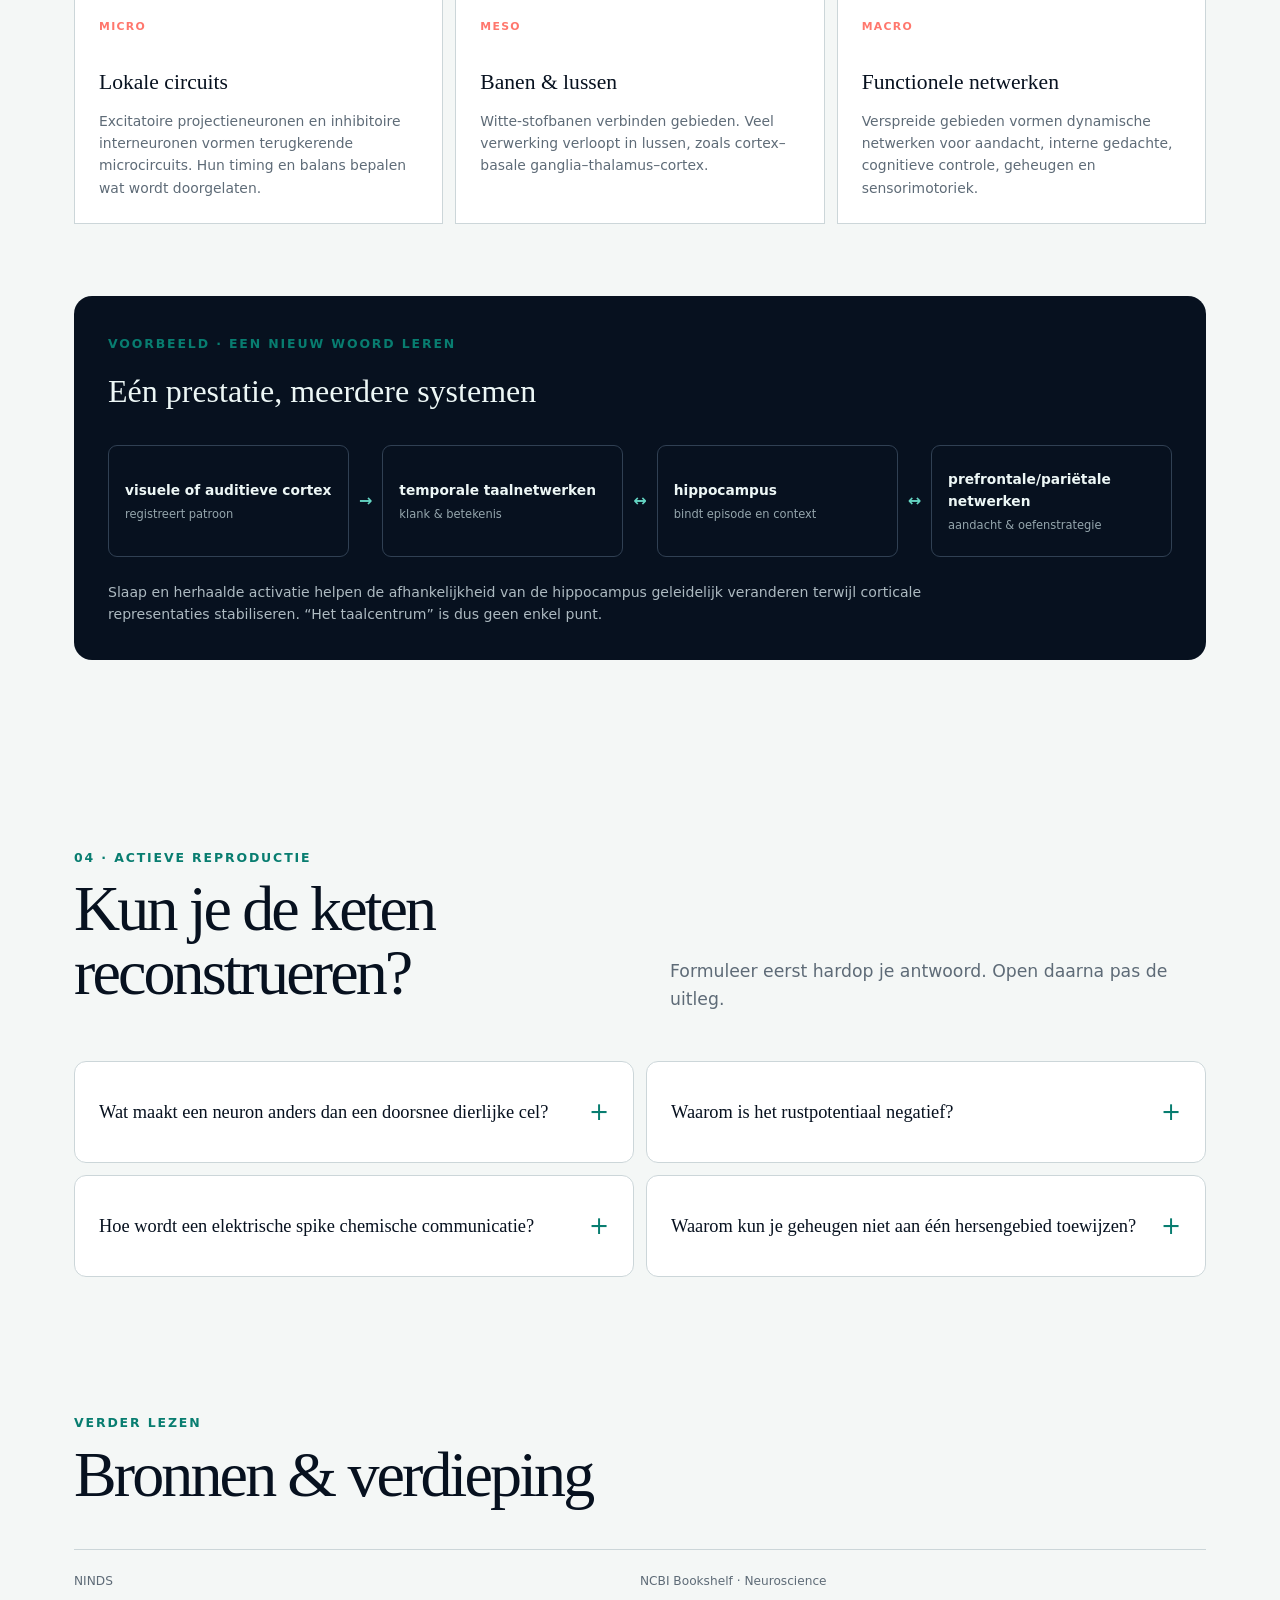
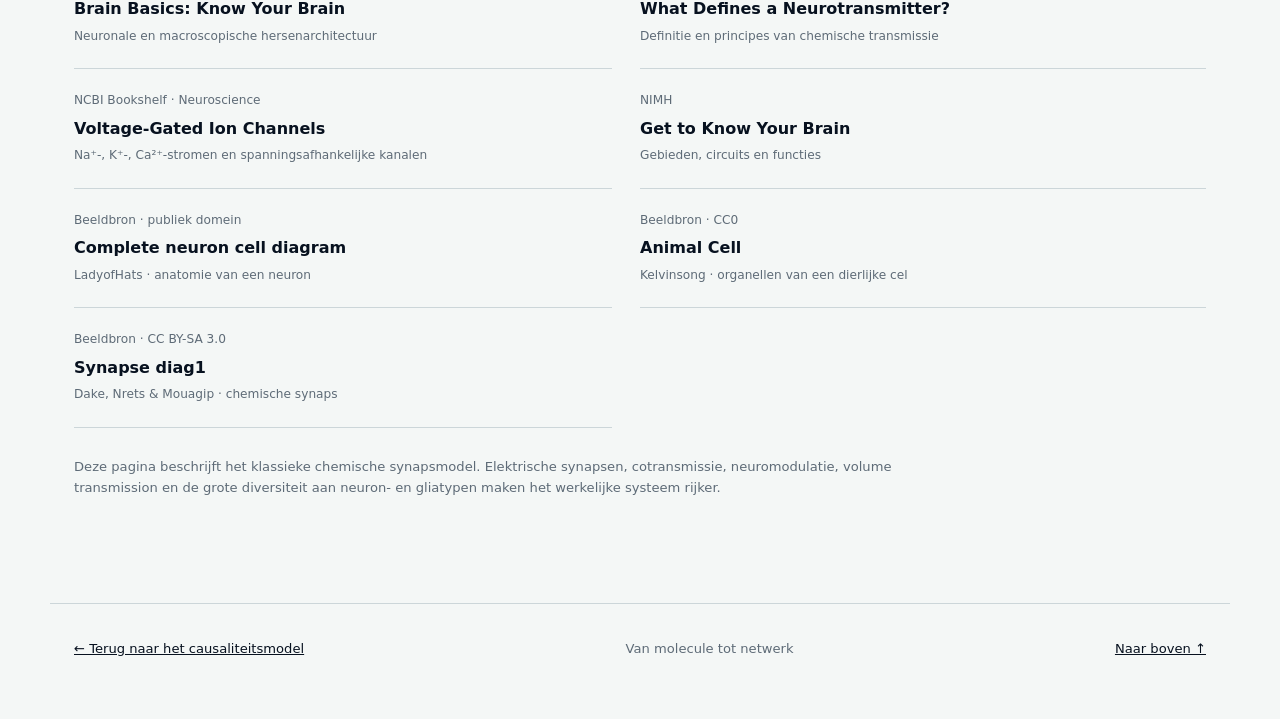
<file: architectuur.html>
<!doctype html>
<html lang="nl">
<head>
  <meta charset="utf-8">
  <meta name="viewport" content="width=device-width, initial-scale=1">
  <meta name="theme-color" content="#07111f">
  <meta name="description" content="Leer hoe een neuron moleculair is opgebouwd, hoe neuronen elektrisch en chemisch communiceren en hoe hersengebieden samenwerken.">
  <title>Neuron & brein — Breinpotentieel</title>
  <link rel="icon" type="image/svg+xml" href="data:image/svg+xml,%3Csvg xmlns='http://www.w3.org/2000/svg' viewBox='0 0 64 64'%3E%3Crect width='64' height='64' rx='14' fill='%2307111f'/%3E%3Ccircle cx='19' cy='20' r='6' fill='%2365d6c4'/%3E%3Ccircle cx='45' cy='18' r='5' fill='%23ffbd66'/%3E%3Ccircle cx='31' cy='45' r='7' fill='%23eef7f6'/%3E%3Cpath d='M24 22l16-3M22 25l7 14M42 22l-8 17' stroke='%23eef7f6' stroke-width='3' stroke-linecap='round'/%3E%3C/svg%3E">
  <link rel="stylesheet" href="styles.css">
</head>
<body>
  <a class="skip-link" href="#inhoud">Ga naar de inhoud</a>

  <header class="topbar">
    <a class="brand" href="index.html" aria-label="Breinpotentieel, naar startpagina">
      <span class="brand-mark" aria-hidden="true"><i></i><i></i><i></i></span>
      <span>Breinpotentieel</span>
    </a>
    <nav aria-label="Navigatie van deze pagina">
      <a href="index.html">Overzicht</a>
      <a href="#neuron">Neuron</a>
      <a href="#communicatie">Communicatie</a>
      <a href="#brein">Brein</a>
      <a href="#toets-architectuur">Zelftoets</a>
    </nav>
  </header>

  <main id="inhoud">
    <section class="hero architecture-hero" id="start">
      <div class="eyebrow"><span>Verdieping · architectuur</span><span>Van nanometer tot hersennetwerk</span></div>
      <div class="architecture-intro">
        <div>
          <p class="kicker">De hardware en haar berichtenverkeer</p>
          <h1>Van <em>molecule</em> tot gedachte.</h1>
          <p class="lede">Een neuron blijft leven als cel, rekent met elektrische spanningsverschillen en communiceert meestal chemisch aan een synaps. Miljarden van zulke lokale interacties vormen verspreide hersennetwerken.</p>
        </div>
        <ol class="scale-ladder" aria-label="Schaalniveaus van de pagina">
          <li><span>10⁻⁹–10⁻⁶ m</span><strong>Moleculen & organellen</strong></li>
          <li><span>10⁻⁶–1 m</span><strong>Neuron & axon</strong></li>
          <li><span>20–40 nm</span><strong>Chemische synaps</strong></li>
          <li><span>centimeters</span><strong>Hersengebieden & netwerken</strong></li>
        </ol>
      </div>
      <nav class="page-map" aria-label="Leerroute">
        <a href="#neuron"><span>01</span><strong>Bouw een neuron</strong><small>onderdelen en organellen</small></a>
        <a href="#communicatie"><span>02</span><strong>Volg een signaal</strong><small>ionen tot neurotransmitters</small></a>
        <a href="#brein"><span>03</span><strong>Zoom uit naar het brein</strong><small>gebieden, functies en netwerken</small></a>
      </nav>
    </section>

    <section class="section" id="neuron">
      <header class="section-heading split-heading">
        <div><span class="chapter">01 · architectuur van een neuron</span><h2>Eén cel, twee soorten onderdelen</h2></div>
        <p>Een neuron bezit de huishoudelijke organellen van andere dierlijke cellen, plus gespecialiseerde uitlopers en membraaneiwitten voor informatieverwerking.</p>
      </header>

      <div class="neuron-schematic" role="img" aria-label="Signaalrichting door een neuron: dendrieten, cellichaam, axonheuvel, axon en synaptische uiteinden">
        <div class="schematic-node receive"><span>input</span><strong>Dendrieten</strong><small>ontvangen duizenden synaptische invloeden</small></div>
        <b aria-hidden="true">→</b>
        <div class="schematic-node integrate"><span>integratie</span><strong>Cellichaam</strong><small>telt lokale spanningsveranderingen op</small></div>
        <b aria-hidden="true">→</b>
        <div class="schematic-node decide"><span>beslispunt</span><strong>Axoninitialsegment</strong><small>start een actiepotentiaal bij drempel</small></div>
        <b aria-hidden="true">→</b>
        <div class="schematic-node conduct"><span>geleiding</span><strong>Axon</strong><small>verplaatst het elektrische signaal</small></div>
        <b aria-hidden="true">→</b>
        <div class="schematic-node output"><span>output</span><strong>Axonterminal</strong><small>geeft transmitter af aan doelcellen</small></div>
      </div>

      <div class="visual-grid neuron-visuals">
        <figure class="science-figure">
          <div class="image-stage neuron-stage"><img src="assets/neuron-anatomy.svg" alt="Gelabelde anatomie van een multipolair neuron met dendrieten, cellichaam, axon, myelineschede, knopen van Ranvier en synaptische uiteinden." loading="lazy"></div>
          <figcaption><strong>De gespecialiseerde vorm.</strong> Input komt vooral binnen via dendrieten; de output reist langs het axon naar terminals. <span>Illustratie: LadyofHats, publiek domein, via <a href="https://commons.wikimedia.org/wiki/File:Complete_neuron_cell_diagram_en.svg" target="_blank" rel="noreferrer">Wikimedia Commons</a>.</span></figcaption>
        </figure>
        <figure class="science-figure">
          <div class="image-stage cell-stage"><img src="assets/animal-cell.svg" alt="Doorsnede van een typische dierlijke cel met kern, ribosomen, endoplasmatisch reticulum, Golgi-apparaat, mitochondriën, lysosomen, cytoskelet en celmembraan." loading="lazy"></div>
          <figcaption><strong>De cellulaire basis.</strong> Een neuron hergebruikt vrijwel alle organellen van een dierlijke cel en specialiseert ze voor een uitzonderlijk lange, elektrisch actieve vorm. <span>Illustratie: Kelvinsong, <a href="https://creativecommons.org/publicdomain/zero/1.0/" target="_blank" rel="noreferrer">CC0</a>, via <a href="https://commons.wikimedia.org/wiki/File:Animal_Cell.svg" target="_blank" rel="noreferrer">Wikimedia Commons</a>.</span></figcaption>
        </figure>
      </div>

      <div class="architecture-grid">
        <article class="component-card featured"><span class="component-type">grens & elektrisch platform</span><h3>Plasmamembraan</h3><p>Een fosfolipidendubbellaag die binnen- en buitenmilieu scheidt. Ingebedde kanalen, pompen, transporters en receptoren regelen welke stoffen en ionen passeren.</p><footer><strong>Zonder dit:</strong> geen ionengradiënt, rustpotentiaal of gerichte signaaloverdracht.</footer></article>
        <article class="component-card"><span class="component-type">besturing</span><h3>Kern & DNA</h3><p>Bevat het genoom. Genexpressie bepaalt welke kanalen, receptoren, enzymen en structurele eiwitten worden geproduceerd.</p><footer><strong>Kernidee:</strong> activiteit kan via signaalroutes genexpressie veranderen.</footer></article>
        <article class="component-card"><span class="component-type">eiwitproductie</span><h3>Ribosomen, ruw ER & Golgi</h3><p>Ribosomen bouwen eiwitten; het ruw endoplasmatisch reticulum helpt ze vouwen; het Golgi-apparaat modificeert, sorteert en verpakt ze.</p><footer><strong>Producten:</strong> receptoren, ionkanalen, transporters en membraaneiwitten.</footer></article>
        <article class="component-card"><span class="component-type">energie</span><h3>Mitochondriën</h3><p>Maken ATP en bufferen mee calcium. ATP voedt vooral ionenpompen, transport, onderhoud en synthese — elektrische activiteit is energetisch duur.</p><footer><strong>Belangrijk:</strong> bevinden zich ook in axonen en synapsen waar de vraag hoog is.</footer></article>
        <article class="component-card"><span class="component-type">recycling</span><h3>Lysosomen & autofagie</h3><p>Breken beschadigde eiwitten, membranen en organellen af. Proteasomen verwijderen vooral afzonderlijke ongewenste eiwitten.</p><footer><strong>Doel:</strong> proteostase en kwaliteitscontrole in een langlevende cel.</footer></article>
        <article class="component-card"><span class="component-type">skelet & logistiek</span><h3>Cytoskelet</h3><p>Microtubuli, neurofilamenten en actine geven vorm en vormen transportroutes. Motorproteïnen kinesine en dyneïne vervoeren cargo van en naar verre axonuiteinden.</p><footer><strong>Waarom cruciaal:</strong> een menselijk axon kan uitzonderlijk lang zijn.</footer></article>
        <article class="component-card"><span class="component-type">input</span><h3>Dendrieten & spines</h3><p>Vertakte uitlopers vergroten het ontvangstoppervlak. Veel excitatoire synapsen zitten op kleine dendritische spines die lokaal kunnen veranderen.</p><footer><strong>Functie:</strong> input ontvangen, compartimenteren en integreren.</footer></article>
        <article class="component-card"><span class="component-type">output</span><h3>Axon & terminals</h3><p>Het axon voert actiepotentialen weg van het cellichaam. Terminals bevatten synaptische blaasjes, actieve zones en spanningsafhankelijke Ca²⁺-kanalen.</p><footer><strong>Functie:</strong> een elektrisch signaal omzetten in transmitterafgifte.</footer></article>
        <article class="component-card"><span class="component-type">isolatie door gliacellen</span><h3>Myeline & knopen van Ranvier</h3><p>Oligodendrocyten wikkelen myeline rond axonen in het centrale zenuwstelsel. Actiepotentialen worden actief vernieuwd bij de myelinevrije knopen.</p><footer><strong>Effect:</strong> snellere, zuinigere saltatoire geleiding.</footer></article>
      </div>

      <div class="glia-note">
        <div><span>Geen neuron werkt alleen</span><h3>De functionele eenheid is neuron + glia + bloedvat.</h3></div>
        <ul>
          <li><strong>Astrocyten</strong> reguleren extracellulaire ionen, nemen transmitters op en koppelen activiteit aan lokale energietoevoer.</li>
          <li><strong>Oligodendrocyten</strong> vormen myeline en ondersteunen axonen metabolisch.</li>
          <li><strong>Microglia</strong> bewaken weefsel, ruimen schade op en beïnvloeden synapsremodellering.</li>
        </ul>
      </div>
    </section>

    <section class="section signal-section" id="communicatie">
      <header class="section-heading split-heading">
        <div><span class="chapter">02 · communicatie tussen neuronen</span><h2>Elektrisch binnenin, chemisch ertussen</h2></div>
        <p>Een klassiek signaal doorloopt zeven omzettingen. Kies hieronder een stap; de moleculaire spelers en hun precieze rol verschijnen ernaast.</p>
      </header>

      <div class="signal-explorer">
        <div class="signal-steps" role="tablist" aria-label="Stappen van neurale communicatie">
          <button role="tab" aria-selected="true" data-signal="rest"><span>01</span>Rustpotentiaal</button>
          <button role="tab" aria-selected="false" data-signal="input"><span>02</span>Lokale input</button>
          <button role="tab" aria-selected="false" data-signal="trigger"><span>03</span>Drempel & start</button>
          <button role="tab" aria-selected="false" data-signal="spike"><span>04</span>Actiepotentiaal</button>
          <button role="tab" aria-selected="false" data-signal="calcium"><span>05</span>Ca²⁺ & exocytose</button>
          <button role="tab" aria-selected="false" data-signal="receptor"><span>06</span>Receptorrespons</button>
          <button role="tab" aria-selected="false" data-signal="clear"><span>07</span>Beëindiging</button>
        </div>
        <article class="signal-panel" id="signal-panel" aria-live="polite"></article>
      </div>

      <div class="visual-grid signal-visuals">
        <figure class="science-figure dark-card">
          <div class="image-stage chart-stage"><img src="assets/action-potential.svg" alt="Lijngrafiek van een actiepotentiaal: rustpotentiaal, drempel, snelle depolarisatie door natriuminflux, repolarisatie door kaliumefflux en korte hyperpolarisatie." loading="lazy"></div>
          <figcaption><strong>Lees de spike als kanaalgedrag.</strong> Eerst domineert snelle Na⁺-instroom; daarna herstelt K⁺-uitstroom de spanning. De pomp onderhoudt de gradiënten op langere termijn. <span>Eigen didactisch schema; waarden zijn typisch en benaderend.</span></figcaption>
        </figure>
        <figure class="science-figure dark-card">
          <div class="image-stage synapse-stage"><img src="assets/chemical-synapse.svg" alt="Doorsnede van een chemische synaps met presynaptische terminal, calciumkanalen, transmitterblaasjes, synaptische spleet, receptoren en heropnametransporter." loading="lazy"></div>
          <figcaption><strong>De chemische overdracht.</strong> Ca²⁺ koppelt de aankomende elektrische spike aan vesikelfusie; receptoren zetten transmitterbinding weer om in een postsynaptisch effect. <span>Illustratie: Dake, Nrets en Mouagip, <a href="https://creativecommons.org/licenses/by-sa/3.0/" target="_blank" rel="noreferrer">CC BY-SA 3.0</a>, via <a href="https://commons.wikimedia.org/wiki/File:Synapse_diag1.svg" target="_blank" rel="noreferrer">Wikimedia Commons</a>.</span></figcaption>
        </figure>
      </div>

      <div class="ion-table-wrap">
        <header><span class="chapter">De belangrijkste ionen</span><h3>Spanning ontstaat uit concentratieverschillen én selectieve doorlaatbaarheid</h3></header>
        <div class="ion-grid">
          <article><span class="ion sodium">Na⁺</span><h4>Natrium</h4><p>Veel hoger buiten de cel. Instroom via Naᵥ-kanalen veroorzaakt de snelle depolarisatie van het actiepotentiaal.</p></article>
          <article><span class="ion potassium">K⁺</span><h4>Kalium</h4><p>Veel hoger binnen de cel. Lekkanalen bepalen sterk het rustpotentiaal; uitstroom via Kᵥ-kanalen repolariseert.</p></article>
          <article><span class="ion calcium">Ca²⁺</span><h4>Calcium</h4><p>Zeer laag in het cytosol. Instroom is een krachtig signaal voor vesikelfusie, enzymactiviteit en plasticiteit.</p></article>
          <article><span class="ion chloride">Cl⁻</span><h4>Chloride</h4><p>De richting van de stroom hangt af van zijn gradiënt. In volwassen neuronen maakt GABA<sub>A</sub>-activatie vuren meestal minder waarschijnlijk.</p></article>
        </div>
      </div>

      <div class="myth-grid">
        <article><span>Veelgemaakte fout 01</span><h3>De Na⁺/K⁺-pomp veroorzaakt niet elke spike.</h3><p>Ze gebruikt ATP om op langere termijn de Na⁺- en K⁺-gradiënten te onderhouden. De milliseconde-vorm van een actiepotentiaal ontstaat vooral door het openen en inactiveren van spanningsafhankelijke kanalen.</p></article>
        <article><span>Veelgemaakte fout 02</span><h3>Een neurotransmitter is niet simpelweg “goed” of “slecht”.</h3><p>Het effect hangt af van receptor, doelcel, locatie en timing. Dezelfde transmitter kan via verschillende receptoren snelle ionstromen of trage modulerende cascades veroorzaken.</p></article>
      </div>

      <header class="subheading"><span class="chapter">Chemische woordenschat</span><h2>Zes belangrijke transmitters</h2><p>Dit zijn systeemrollen, geen één-op-éénlabels voor emoties of gedrag.</p></header>
      <div class="transmitter-grid">
        <article><span>meestal snel exciterend</span><h3>Glutamaat</h3><p>Belangrijkste excitatoire transmitter in het volwassen brein. AMPA- en NMDA-receptoren zijn centraal in snelle transmissie en veel vormen van synaptische plasticiteit.</p></article>
        <article><span>meestal snel inhiberend</span><h3>GABA</h3><p>Belangrijkste inhibitoire transmitter in het volwassen brein. GABA<sub>A</sub> is een ionkanaal; GABA<sub>B</sub> werkt trager via G-eiwitten.</p></article>
        <article><span>modulator</span><h3>Dopamine</h3><p>Moduleert onder meer leren uit uitkomsten, motivatie, actie-selectie en beweging via verschillende circuits en receptorfamilies.</p></article>
        <article><span>modulator</span><h3>Noradrenaline</h3><p>Regelt toestand en responsiviteit van brede netwerken, onder meer waakzaamheid, aandacht en reacties op onzekerheid of stress.</p></article>
        <article><span>modulator</span><h3>Serotonine</h3><p>Werkt via vele receptortypen en beïnvloedt onder meer stemming, slaap-waakregulatie, impulscontrole en sensorische verwerking.</p></article>
        <article><span>snel én modulerend</span><h3>Acetylcholine</h3><p>Speelt rollen in aandacht, leren en geheugen en activeert spieren aan de neuromusculaire overgang. Nicotinerge en muscarinerge receptoren werken verschillend.</p></article>
      </div>
    </section>

    <section class="section" id="brein">
      <header class="section-heading split-heading">
        <div><span class="chapter">03 · architectuur van het brein</span><h2>Geen kast met losse functies</h2></div>
        <p>Gebieden hebben specialisaties, maar vrijwel elke complexe functie ontstaat uit samenwerking in netwerken. Selecteer een structuur om haar kernrol en verbindingen te bekijken.</p>
      </header>

      <figure class="science-figure wide-visual brain-visual">
        <img src="assets/brain-atlas.svg" alt="Schematische hersenatlas met links de vier corticale kwabben en het cerebellum en rechts corpus callosum, thalamus, hypothalamus, hippocampus, amygdala en hersenstam." loading="lazy">
        <figcaption><strong>Oriëntatiekaart.</strong> Links zie je oppervlakkige kwabben; rechts een mediaal perspectief op enkele diepe structuren. Gebruik daarna de interactieve verkenner voor rol, verbindingen en nuance. <span>Eigen vereenvoudigde visualisatie, inhoudelijk gebaseerd op NINDS en NIMH; niet op schaal.</span></figcaption>
      </figure>

      <div class="brain-explorer">
        <div class="brain-levels" role="tablist" aria-label="Hersenstructuren">
          <button role="tab" aria-selected="true" data-brain="frontal"><span>Cortex</span>Frontale kwab</button>
          <button role="tab" aria-selected="false" data-brain="parietal"><span>Cortex</span>Pariëtale kwab</button>
          <button role="tab" aria-selected="false" data-brain="temporal"><span>Cortex</span>Temporale kwab</button>
          <button role="tab" aria-selected="false" data-brain="occipital"><span>Cortex</span>Occipitale kwab</button>
          <button role="tab" aria-selected="false" data-brain="insula"><span>Cortex</span>Insula</button>
          <button role="tab" aria-selected="false" data-brain="hippocampus"><span>Diep</span>Hippocampus</button>
          <button role="tab" aria-selected="false" data-brain="amygdala"><span>Diep</span>Amygdala</button>
          <button role="tab" aria-selected="false" data-brain="basal"><span>Diep</span>Basale ganglia</button>
          <button role="tab" aria-selected="false" data-brain="thalamus"><span>Diep</span>Thalamus</button>
          <button role="tab" aria-selected="false" data-brain="hypothalamus"><span>Diep</span>Hypothalamus</button>
          <button role="tab" aria-selected="false" data-brain="cerebellum"><span>Achteraan</span>Cerebellum</button>
          <button role="tab" aria-selected="false" data-brain="brainstem"><span>Onderkant</span>Hersenstam</button>
        </div>
        <article class="brain-panel" id="brain-panel" aria-live="polite"></article>
      </div>

      <div class="organization-levels">
        <article><span>micro</span><h3>Lokale circuits</h3><p>Excitatoire projectieneuronen en inhibitoire interneuronen vormen terugkerende microcircuits. Hun timing en balans bepalen wat wordt doorgelaten.</p></article>
        <article><span>meso</span><h3>Banen & lussen</h3><p>Witte-stofbanen verbinden gebieden. Veel verwerking verloopt in lussen, zoals cortex–basale ganglia–thalamus–cortex.</p></article>
        <article><span>macro</span><h3>Functionele netwerken</h3><p>Verspreide gebieden vormen dynamische netwerken voor aandacht, interne gedachte, cognitieve controle, geheugen en sensorimotoriek.</p></article>
      </div>

      <div class="network-example">
        <div><span class="chapter">Voorbeeld · een nieuw woord leren</span><h3>Eén prestatie, meerdere systemen</h3></div>
        <div class="network-flow" role="img" aria-label="Visuele of auditieve input wordt verwerkt en gekoppeld aan taal, hippocampus en controlefuncties">
          <span>visuele of auditieve cortex<br><small>registreert patroon</small></span><b>→</b>
          <span>temporale taalnetwerken<br><small>klank & betekenis</small></span><b>↔</b>
          <span>hippocampus<br><small>bindt episode en context</small></span><b>↔</b>
          <span>prefrontale/pariëtale netwerken<br><small>aandacht & oefenstrategie</small></span>
        </div>
        <p>Slaap en herhaalde activatie helpen de afhankelijkheid van de hippocampus geleidelijk veranderen terwijl corticale representaties stabiliseren. “Het taalcentrum” is dus geen enkel punt.</p>
      </div>
    </section>

    <section class="section quiz-section" id="toets-architectuur">
      <header class="section-heading split-heading">
        <div><span class="chapter">04 · actieve reproductie</span><h2>Kun je de keten reconstrueren?</h2></div>
        <p>Formuleer eerst hardop je antwoord. Open daarna pas de uitleg.</p>
      </header>
      <div class="quiz-grid">
        <details><summary>Wat maakt een neuron anders dan een doorsnee dierlijke cel?</summary><p>Niet de basisorganellen, maar vooral zijn gepolariseerde bouw: dendrieten, een axoninitialsegment, een vaak lang axon, synaptische terminals en een zeer gespecialiseerde verdeling van ionkanalen en receptoren.</p></details>
        <details><summary>Waarom is het rustpotentiaal negatief?</summary><p>Omdat ionen ongelijk verdeeld zijn en het rustende membraan selectiever doorlaatbaar is voor onder meer K⁺ dan voor Na⁺. Intracellulaire negatieve ladingen en de elektrogene Na⁺/K⁺-pomp dragen bij.</p></details>
        <details><summary>Hoe wordt een elektrische spike chemische communicatie?</summary><p>De spike depolariseert de terminal → spanningsafhankelijke Ca²⁺-kanalen openen → Ca²⁺ bindt de exocytosemachinerie → vesikels fuseren → neurotransmitter bereikt receptoren.</p></details>
        <details><summary>Waarom kun je geheugen niet aan één hersengebied toewijzen?</summary><p>De hippocampus is belangrijk voor het vormen en relationeel binden van veel declaratieve herinneringen, maar opslag, emotionele betekenis, werkgeheugen, vaardigheden en consolidatie gebruiken verschillende corticale en subcorticale netwerken.</p></details>
      </div>
    </section>

    <section class="section sources" id="bronnen-architectuur">
      <header class="section-heading"><span class="chapter">Verder lezen</span><h2>Bronnen & verdieping</h2></header>
      <div class="source-list">
        <a href="https://www.ninds.nih.gov/health-information/public-education/brain-basics/brain-basics-know-your-brain" target="_blank" rel="noreferrer"><span>NINDS</span><strong>Brain Basics: Know Your Brain</strong><small>Neuronale en macroscopische hersenarchitectuur</small></a>
        <a href="https://www.ncbi.nlm.nih.gov/books/NBK10957/" target="_blank" rel="noreferrer"><span>NCBI Bookshelf · Neuroscience</span><strong>What Defines a Neurotransmitter?</strong><small>Definitie en principes van chemische transmissie</small></a>
        <a href="https://www.ncbi.nlm.nih.gov/books/NBK10883/" target="_blank" rel="noreferrer"><span>NCBI Bookshelf · Neuroscience</span><strong>Voltage-Gated Ion Channels</strong><small>Na⁺-, K⁺-, Ca²⁺-stromen en spanningsafhankelijke kanalen</small></a>
        <a href="https://www.nimh.nih.gov/health/publications/get-to-know-your-brain" target="_blank" rel="noreferrer"><span>NIMH</span><strong>Get to Know Your Brain</strong><small>Gebieden, circuits en functies</small></a>
        <a href="https://commons.wikimedia.org/wiki/File:Complete_neuron_cell_diagram_en.svg" target="_blank" rel="noreferrer"><span>Beeldbron · publiek domein</span><strong>Complete neuron cell diagram</strong><small>LadyofHats · anatomie van een neuron</small></a>
        <a href="https://commons.wikimedia.org/wiki/File:Animal_Cell.svg" target="_blank" rel="noreferrer"><span>Beeldbron · CC0</span><strong>Animal Cell</strong><small>Kelvinsong · organellen van een dierlijke cel</small></a>
        <a href="https://commons.wikimedia.org/wiki/File:Synapse_diag1.svg" target="_blank" rel="noreferrer"><span>Beeldbron · CC BY-SA 3.0</span><strong>Synapse diag1</strong><small>Dake, Nrets & Mouagip · chemische synaps</small></a>
      </div>
      <p class="disclaimer">Deze pagina beschrijft het klassieke chemische synapsmodel. Elektrische synapsen, cotransmissie, neuromodulatie, volume transmission en de grote diversiteit aan neuron- en gliatypen maken het werkelijke systeem rijker.</p>
    </section>
  </main>

  <footer class="site-footer"><a href="index.html">← Terug naar het causaliteitsmodel</a><p>Van molecule tot netwerk</p><a href="#start">Naar boven ↑</a></footer>
  <script src="architecture.js"></script>
</body>
</html>
</file>
<file: styles.css>
:root {
  --ink: #07111f;
  --ink-2: #0d1c2e;
  --paper: #f4f7f6;
  --white: #ffffff;
  --muted: #5e6b77;
  --line: #ccd6d9;
  --cyan: #65d6c4;
  --cyan-dark: #087d70;
  --amber: #ffbd66;
  --coral: #ff776d;
  --blue: #6aa9ff;
  --radius: 18px;
  --shadow: 0 20px 60px rgba(7, 17, 31, .11);
}

* { box-sizing: border-box; }
html { scroll-behavior: smooth; }
body {
  margin: 0;
  color: var(--ink);
  background: var(--paper);
  font-family: Inter, ui-sans-serif, system-ui, -apple-system, BlinkMacSystemFont, "Segoe UI", sans-serif;
  font-size: 16px;
  line-height: 1.6;
}
body::before {
  content: "";
  position: fixed;
  inset: 0;
  z-index: -1;
  opacity: .38;
  background-image: linear-gradient(rgba(7,17,31,.04) 1px, transparent 1px), linear-gradient(90deg, rgba(7,17,31,.04) 1px, transparent 1px);
  background-size: 36px 36px;
  mask-image: linear-gradient(to bottom, #000, transparent 75%);
}
a { color: inherit; }
button { font: inherit; }
.skip-link { position: fixed; left: 1rem; top: -4rem; z-index: 100; background: var(--white); padding: .75rem 1rem; border-radius: 8px; }
.skip-link:focus { top: 1rem; }
.topbar {
  position: sticky;
  top: 0;
  z-index: 20;
  min-height: 68px;
  display: flex;
  align-items: center;
  justify-content: space-between;
  padding: 0 max(24px, calc((100vw - 1180px) / 2));
  color: #eef7f6;
  background: rgba(7, 17, 31, .94);
  backdrop-filter: blur(18px);
  border-bottom: 1px solid rgba(255,255,255,.1);
}
.brand { display: flex; gap: 12px; align-items: center; font-weight: 760; text-decoration: none; letter-spacing: -.02em; }
.brand-mark { position: relative; width: 28px; height: 24px; display: block; }
.brand-mark i { position: absolute; width: 8px; height: 8px; border-radius: 50%; background: var(--cyan); }
.brand-mark i:nth-child(1) { left: 0; top: 1px; }
.brand-mark i:nth-child(2) { right: 0; top: 0; background: var(--amber); }
.brand-mark i:nth-child(3) { left: 10px; bottom: 0; background: #eef7f6; }
.brand-mark::before, .brand-mark::after { content: ""; position: absolute; height: 2px; width: 18px; background: rgba(238,247,246,.75); transform-origin: left; left: 5px; top: 7px; }
.brand-mark::before { transform: rotate(-4deg); }
.brand-mark::after { transform: rotate(58deg); }
.topbar nav { display: flex; gap: 26px; }
.topbar nav a { color: #c8d3d6; text-decoration: none; font-size: .88rem; }
.topbar nav a:hover, .topbar nav a:focus-visible { color: var(--cyan); }

.hero, .section, .site-footer { max-width: 1180px; margin-inline: auto; }
.hero { padding: 72px 24px 54px; }
.eyebrow { display: flex; justify-content: space-between; gap: 20px; padding-bottom: 18px; border-bottom: 1px solid var(--line); color: var(--muted); font-size: .78rem; text-transform: uppercase; letter-spacing: .13em; font-weight: 700; }
.hero-grid { display: grid; grid-template-columns: 1.3fr .7fr; gap: clamp(42px, 8vw, 96px); align-items: end; padding: 66px 0 48px; }
.kicker, .chapter { color: var(--cyan-dark); text-transform: uppercase; letter-spacing: .15em; font-size: .78rem; font-weight: 800; }
h1, h2, h3, p { margin-top: 0; }
h1 { max-width: 760px; margin-bottom: 24px; font-family: Georgia, "Times New Roman", serif; font-size: clamp(3.7rem, 8vw, 7.8rem); line-height: .87; letter-spacing: -.065em; font-weight: 500; }
h1 em { color: var(--cyan-dark); font-weight: 500; }
.lede { max-width: 690px; margin-bottom: 30px; color: #344353; font-size: clamp(1.15rem, 2vw, 1.42rem); line-height: 1.5; }
.hero-actions { display: flex; gap: 12px; flex-wrap: wrap; }
.button { display: inline-flex; justify-content: center; align-items: center; min-height: 48px; padding: 0 19px; border: 1px solid var(--ink); border-radius: 999px; text-decoration: none; font-weight: 750; font-size: .92rem; }
.button.primary { background: var(--ink); color: var(--white); }
.button.primary:hover { background: var(--cyan-dark); border-color: var(--cyan-dark); }
.button.quiet:hover { background: var(--white); }
.formula-card { padding: 28px; color: #eef7f6; background: var(--ink); border-radius: var(--radius); box-shadow: var(--shadow); }
.formula-label { color: var(--cyan); font-size: .74rem; text-transform: uppercase; letter-spacing: .15em; font-weight: 800; }
.formula { display: grid; grid-template-columns: 1fr auto; gap: 10px 16px; margin: 24px 0; }
.formula strong { grid-column: 1 / -1; padding-bottom: 12px; border-bottom: 1px solid rgba(255,255,255,.18); font-family: Georgia, serif; font-size: 1.8rem; }
.formula b { font-size: .92rem; }
.formula span { color: var(--amber); font-weight: 800; }
.formula-card p { margin-bottom: 0; color: #aebbc2; font-size: .88rem; }
.principle { display: grid; grid-template-columns: 120px 1fr; gap: 24px; padding: 22px 0; border-block: 1px solid var(--line); }
.principle span { color: var(--coral); font-size: .76rem; text-transform: uppercase; letter-spacing: .14em; font-weight: 850; }
.principle p { margin: 0; }

.section { padding: 92px 24px; }
.section-heading { max-width: 760px; margin-bottom: 42px; }
.section-heading h2 { margin: 8px 0 14px; font-family: Georgia, serif; font-size: clamp(2.3rem, 5vw, 4.1rem); line-height: 1; letter-spacing: -.045em; font-weight: 500; }
.section-heading p { color: var(--muted); font-size: 1.08rem; }
.split-heading { max-width: none; display: grid; grid-template-columns: 1fr 1fr; gap: 60px; align-items: end; }
.split-heading p { margin-bottom: 6px; }
.capacity-grid { display: grid; grid-template-columns: repeat(3, 1fr); gap: 16px; }
.capacity-card { position: relative; overflow: hidden; padding: 28px; background: var(--white); border: 1px solid var(--line); border-radius: var(--radius); }
.capacity-card::before { content: ""; display: block; width: 54px; height: 5px; margin-bottom: 42px; border-radius: 5px; background: var(--blue); }
.capacity-card.network::before { background: var(--amber); }
.capacity-card.plastic::before { background: var(--cyan-dark); }
.capacity-card .number { position: absolute; right: 24px; top: 22px; color: #a8b5bb; font-family: Georgia, serif; font-style: italic; }
.capacity-card h3 { margin-bottom: 14px; font-family: Georgia, serif; font-size: 1.65rem; font-weight: 500; }
.definition { min-height: 104px; color: #43515e; }
.question { margin: 22px 0; padding: 13px 15px; background: #edf2f3; border-left: 3px solid var(--ink); font-weight: 750; font-size: .9rem; }
.capacity-card ul { margin: 0; padding: 0; list-style: none; }
.capacity-card li { padding: 15px 0; border-top: 1px solid #e4eaec; color: var(--muted); font-size: .88rem; }
.capacity-card li strong { color: var(--ink); }

.causal-section { max-width: none; color: #eef7f6; background: var(--ink); }
.causal-section > * { max-width: 1132px; margin-inline: auto; }
.causal-section .chapter { color: var(--cyan); }
.causal-section .section-heading p { color: #adbac1; }
.causal-ribbon { display: grid; grid-template-columns: 1fr auto 1fr auto 1fr auto 1fr auto 1fr; gap: 12px; align-items: center; margin-bottom: 46px; }
.causal-ribbon div { min-height: 128px; display: flex; flex-direction: column; padding: 18px; border: 1px solid #304053; border-radius: 14px; background: var(--ink-2); }
.causal-ribbon div:nth-of-type(4) { border-color: var(--cyan); }
.causal-ribbon span { color: var(--amber); font-size: .68rem; text-transform: uppercase; letter-spacing: .12em; font-weight: 800; }
.causal-ribbon strong { margin: auto 0 4px; line-height: 1.2; }
.causal-ribbon small { color: #90a0aa; line-height: 1.35; }
.causal-ribbon > b { color: var(--cyan); }
.process-grid { display: grid; grid-template-columns: repeat(3, 1fr); gap: 12px; }
.process-grid article { min-height: 225px; display: flex; flex-direction: column; padding: 22px; border: 1px solid #26394d; background: linear-gradient(145deg, rgba(255,255,255,.035), transparent); }
.process-code { color: var(--cyan); font-family: ui-monospace, SFMono-Regular, Menlo, monospace; font-size: .75rem; }
.process-grid h3 { margin: 24px 0 9px; font-family: Georgia, serif; font-weight: 500; font-size: 1.35rem; }
.process-grid p { color: #adbac1; font-size: .9rem; }
.process-grid footer { margin-top: auto; display: flex; gap: 6px; flex-wrap: wrap; }
.tag { padding: 4px 8px; border-radius: 99px; font-size: .68rem; font-weight: 800; }
.neural-tag { color: #bbd7ff; background: rgba(106,169,255,.14); }
.network-tag { color: #ffdca9; background: rgba(255,189,102,.13); }
.plastic-tag { color: #acf0e6; background: rgba(101,214,196,.12); }

.filters { display: flex; gap: 8px; flex-wrap: wrap; margin-bottom: 24px; }
.filter, .route-controls button { min-height: 42px; padding: 0 15px; border: 1px solid #b8c4c8; border-radius: 999px; color: var(--ink); background: transparent; cursor: pointer; font-weight: 700; font-size: .85rem; }
.filter:hover, .filter:focus-visible, .filter.active { color: var(--white); background: var(--ink); border-color: var(--ink); }
.habit-grid { display: grid; grid-template-columns: repeat(3, 1fr); gap: 12px; }
.habit-card { min-height: 260px; display: flex; flex-direction: column; padding: 24px; background: var(--white); border: 1px solid var(--line); border-radius: 12px; transition: transform .2s ease, opacity .2s ease; }
.habit-card:hover { transform: translateY(-3px); box-shadow: 0 10px 24px rgba(7,17,31,.07); }
.habit-card.hidden { display: none; }
.habit-index { color: var(--cyan-dark); font-family: ui-monospace, monospace; font-size: .76rem; }
.habit-card h3 { margin: 28px 0 10px; font-family: Georgia, serif; font-size: 1.45rem; font-weight: 500; }
.habit-card p { color: var(--muted); font-size: .9rem; }
.mini-chain { display: flex; gap: 6px; flex-wrap: wrap; align-items: center; margin-top: auto; padding-top: 18px; border-top: 1px solid #e1e8e9; font-size: .74rem; }
.mini-chain i { color: var(--cyan-dark); font-style: normal; }

.route-section { max-width: none; background: #dfe8e7; }
.route-section > * { max-width: 1132px; margin-inline: auto; }
.route-controls { display: flex; gap: 8px; flex-wrap: wrap; margin-bottom: 34px; }
.route-controls button[aria-selected="true"] { color: var(--white); background: var(--cyan-dark); border-color: var(--cyan-dark); }
.route-track { display: grid; grid-template-columns: repeat(7, auto); align-items: stretch; gap: 12px; }
.route-step { min-width: 0; padding: 20px; background: var(--white); border-top: 4px solid var(--cyan-dark); border-radius: 10px; box-shadow: 0 12px 34px rgba(7,17,31,.08); }
.route-step span { display: block; color: var(--muted); font-size: .68rem; text-transform: uppercase; letter-spacing: .1em; font-weight: 800; }
.route-step strong { display: block; margin-top: 20px; line-height: 1.3; }
.route-arrow { align-self: center; color: var(--cyan-dark); font-weight: 900; }
.route-note { margin: 24px auto 0 !important; padding-left: 16px; border-left: 3px solid var(--amber); color: #374750; }

.quiz-grid { display: grid; grid-template-columns: 1fr 1fr; gap: 12px; }
details { background: var(--white); border: 1px solid var(--line); border-radius: 12px; }
summary { min-height: 100px; display: flex; align-items: center; justify-content: space-between; gap: 20px; padding: 24px; cursor: pointer; font-family: Georgia, serif; font-size: 1.15rem; list-style: none; }
summary::-webkit-details-marker { display: none; }
summary::after { content: "+"; flex: 0 0 auto; color: var(--cyan-dark); font-family: system-ui; font-size: 1.5rem; }
details[open] summary::after { content: "−"; }
details p { margin: 0 24px 24px; padding-top: 20px; border-top: 1px solid #e1e8e9; color: var(--muted); }
.sources { padding-top: 40px; }
.source-list { display: grid; grid-template-columns: 1fr 1fr; border-top: 1px solid var(--line); }
.source-list a { display: grid; padding: 22px 12px 22px 0; border-bottom: 1px solid var(--line); text-decoration: none; }
.source-list a:nth-child(odd) { margin-right: 28px; }
.source-list a:hover strong { color: var(--cyan-dark); }
.source-list span, .source-list small { color: var(--muted); font-size: .76rem; }
.source-list strong { margin: 5px 0; }
.disclaimer { margin-top: 28px; max-width: 820px; color: var(--muted); font-size: .82rem; }
.site-footer { display: flex; justify-content: space-between; align-items: center; gap: 30px; padding: 34px 24px 60px; border-top: 1px solid var(--line); font-size: .82rem; }
.site-footer span { font-weight: 800; }
.site-footer p { margin: 0; color: var(--muted); }

/* Architecture learning route */
.architecture-hero { padding-bottom: 70px; }
.architecture-intro { display: grid; grid-template-columns: 1.35fr .65fr; gap: clamp(40px, 8vw, 92px); align-items: end; padding: 66px 0 44px; }
.architecture-intro h1 { font-size: clamp(3.5rem, 7vw, 7rem); }
.scale-ladder { margin: 0; padding: 0; list-style: none; border-top: 1px solid var(--line); }
.scale-ladder li { display: grid; grid-template-columns: 108px 1fr; gap: 14px; padding: 14px 0; border-bottom: 1px solid var(--line); }
.scale-ladder span { color: var(--cyan-dark); font-family: ui-monospace, SFMono-Regular, Menlo, monospace; font-size: .72rem; }
.scale-ladder strong { font-size: .9rem; }
.page-map { display: grid; grid-template-columns: repeat(3, 1fr); gap: 12px; }
.page-map a { display: grid; min-height: 138px; padding: 20px; color: #edf7f6; background: var(--ink); border: 1px solid #26394d; border-radius: 12px; text-decoration: none; }
.page-map a:hover { border-color: var(--cyan); }
.page-map span { color: var(--cyan); font-family: ui-monospace, monospace; font-size: .72rem; }
.page-map strong { margin-top: auto; font-family: Georgia, serif; font-size: 1.2rem; font-weight: 500; }
.page-map small { color: #9aacb3; }
.neuron-schematic { display: grid; grid-template-columns: 1.1fr auto 1.1fr auto 1.1fr auto 1.1fr auto 1.1fr; gap: 9px; align-items: center; margin: 0 0 28px; }
.schematic-node { min-height: 142px; display: flex; flex-direction: column; padding: 18px; background: var(--white); border: 1px solid var(--line); border-top: 4px solid var(--blue); border-radius: 10px; }
.schematic-node.integrate { border-top-color: var(--amber); }
.schematic-node.decide { border-top-color: var(--coral); }
.schematic-node.conduct { border-top-color: var(--cyan-dark); }
.schematic-node.output { border-top-color: var(--cyan); }
.schematic-node span { color: var(--muted); text-transform: uppercase; letter-spacing: .11em; font-size: .66rem; font-weight: 800; }
.schematic-node strong { margin-top: auto; line-height: 1.2; }
.schematic-node small { margin-top: 4px; color: var(--muted); line-height: 1.3; }
.neuron-schematic > b { color: var(--cyan-dark); }
.architecture-grid { display: grid; grid-template-columns: repeat(3, 1fr); gap: 12px; }
.component-card { min-height: 285px; display: flex; flex-direction: column; padding: 24px; background: var(--white); border: 1px solid var(--line); border-radius: 12px; }
.component-card.featured { color: #edf7f6; background: var(--ink); border-color: var(--ink); }
.component-type { color: var(--cyan-dark); text-transform: uppercase; letter-spacing: .12em; font-size: .68rem; font-weight: 850; }
.featured .component-type { color: var(--cyan); }
.component-card h3 { margin: 32px 0 10px; font-family: Georgia, serif; font-size: 1.45rem; font-weight: 500; }
.component-card p { color: var(--muted); font-size: .9rem; }
.component-card.featured p { color: #adbac1; }
.component-card footer { margin-top: auto; padding-top: 16px; border-top: 1px solid #e0e7e8; color: var(--muted); font-size: .78rem; }
.component-card.featured footer { color: #adbac1; border-color: #304053; }
.component-card footer strong { color: var(--ink); }
.component-card.featured footer strong { color: var(--amber); }
.glia-note { display: grid; grid-template-columns: .8fr 1.2fr; gap: 50px; margin-top: 26px; padding: 34px; color: #edf7f6; background: var(--cyan-dark); border-radius: var(--radius); }
.glia-note span { color: #bdf4eb; text-transform: uppercase; letter-spacing: .12em; font-size: .7rem; font-weight: 800; }
.glia-note h3 { margin: 12px 0 0; font-family: Georgia, serif; font-size: 1.7rem; line-height: 1.15; font-weight: 500; }
.glia-note ul { margin: 0; padding-left: 18px; }
.glia-note li { margin-bottom: 10px; color: #d4e8e4; font-size: .88rem; }
.signal-section { max-width: none; color: #edf7f6; background: var(--ink); }
.signal-section > * { max-width: 1132px; margin-inline: auto; }
.signal-section .chapter { color: var(--cyan); }
.signal-section .section-heading p, .signal-section .subheading p { color: #adbac1; }
.signal-explorer { display: grid; grid-template-columns: .72fr 1.28fr; min-height: 570px; border: 1px solid #2a3b4e; border-radius: var(--radius); overflow: hidden; }
.signal-steps { display: flex; flex-direction: column; background: #091522; border-right: 1px solid #2a3b4e; }
.signal-steps button { flex: 1; display: flex; align-items: center; gap: 14px; padding: 15px 20px; color: #aebcc3; background: transparent; border: 0; border-bottom: 1px solid #243547; text-align: left; cursor: pointer; }
.signal-steps button:last-child { border-bottom: 0; }
.signal-steps button span { color: #718590; font-family: ui-monospace, monospace; font-size: .7rem; }
.signal-steps button[aria-selected="true"] { color: var(--white); background: var(--ink-2); box-shadow: inset 4px 0 var(--cyan); }
.signal-steps button[aria-selected="true"] span { color: var(--cyan); }
.signal-panel, .brain-panel { display: flex; flex-direction: column; padding: clamp(28px, 5vw, 58px); background: linear-gradient(145deg, rgba(101,214,196,.08), transparent 48%); }
.panel-eyebrow { color: var(--cyan); text-transform: uppercase; letter-spacing: .13em; font-size: .7rem; font-weight: 800; }
.signal-panel h3, .brain-panel h3 { max-width: 650px; margin: 34px 0 20px; font-family: Georgia, serif; font-size: clamp(2rem, 4vw, 3.5rem); line-height: 1.03; font-weight: 500; }
.signal-panel > p, .brain-panel > p { max-width: 740px; color: #bdc8cd; font-size: 1rem; }
.molecule-list { display: flex; flex-wrap: wrap; gap: 8px; margin-top: 18px; }
.molecule-list span { padding: 6px 10px; color: #bff5ec; background: rgba(101,214,196,.1); border: 1px solid rgba(101,214,196,.28); border-radius: 99px; font-size: .76rem; font-weight: 750; }
.signal-panel footer { display: grid; margin-top: auto; padding-top: 22px; border-top: 1px solid #304053; }
.signal-panel footer span { color: var(--amber); text-transform: uppercase; letter-spacing: .12em; font-size: .67rem; font-weight: 800; }
.signal-panel footer strong { margin-top: 5px; }
.ion-table-wrap { margin-top: 72px !important; }
.ion-table-wrap > header { max-width: 750px; }
.ion-table-wrap h3 { margin: 10px 0 26px; font-family: Georgia, serif; font-size: 2rem; line-height: 1.15; font-weight: 500; }
.ion-grid { display: grid; grid-template-columns: repeat(4, 1fr); border: 1px solid #2a3b4e; }
.ion-grid article { padding: 24px; border-right: 1px solid #2a3b4e; }
.ion-grid article:last-child { border-right: 0; }
.ion { display: inline-grid; place-items: center; width: 48px; height: 48px; color: var(--ink); background: var(--cyan); border-radius: 50%; font-family: ui-monospace, monospace; font-weight: 900; }
.ion.potassium { background: var(--amber); }
.ion.calcium { background: var(--coral); }
.ion.chloride { background: var(--blue); }
.ion-grid h4 { margin: 22px 0 8px; font-family: Georgia, serif; font-size: 1.2rem; }
.ion-grid p { margin: 0; color: #adbac1; font-size: .85rem; }
.myth-grid { display: grid; grid-template-columns: 1fr 1fr; gap: 12px; margin-top: 24px !important; }
.myth-grid article { padding: 26px; color: var(--ink); background: var(--amber); border-radius: 12px; }
.myth-grid article:last-child { background: var(--cyan); }
.myth-grid span { text-transform: uppercase; letter-spacing: .11em; font-size: .67rem; font-weight: 850; }
.myth-grid h3 { margin: 22px 0 10px; font-family: Georgia, serif; font-size: 1.4rem; line-height: 1.2; font-weight: 500; }
.myth-grid p { margin: 0; color: #304052; font-size: .88rem; }
.subheading { max-width: 740px; margin-top: 78px !important; margin-bottom: 32px !important; }
.subheading h2 { margin: 8px 0 12px; font-family: Georgia, serif; font-size: clamp(2.2rem, 5vw, 3.8rem); line-height: 1; font-weight: 500; }
.transmitter-grid { display: grid; grid-template-columns: repeat(3, 1fr); gap: 12px; }
.transmitter-grid article { min-height: 230px; padding: 24px; border: 1px solid #2a3b4e; }
.transmitter-grid span { color: var(--cyan); text-transform: uppercase; letter-spacing: .1em; font-size: .66rem; font-weight: 800; }
.transmitter-grid h3 { margin: 34px 0 10px; font-family: Georgia, serif; font-size: 1.5rem; font-weight: 500; }
.transmitter-grid p { margin: 0; color: #adbac1; font-size: .88rem; }
.brain-explorer { display: grid; grid-template-columns: .72fr 1.28fr; min-height: 590px; background: var(--white); border: 1px solid var(--line); border-radius: var(--radius); overflow: hidden; }
.brain-levels { display: grid; grid-template-columns: 1fr 1fr; align-content: stretch; border-right: 1px solid var(--line); }
.brain-levels button { min-height: 92px; display: flex; flex-direction: column; justify-content: center; align-items: flex-start; padding: 14px 17px; color: var(--ink); background: #edf2f2; border: 0; border-right: 1px solid var(--line); border-bottom: 1px solid var(--line); cursor: pointer; text-align: left; font-weight: 750; }
.brain-levels button:nth-child(even) { border-right: 0; }
.brain-levels button span { color: var(--muted); text-transform: uppercase; letter-spacing: .09em; font-size: .62rem; font-weight: 800; }
.brain-levels button[aria-selected="true"] { color: var(--white); background: var(--cyan-dark); }
.brain-levels button[aria-selected="true"] span { color: #bdf4eb; }
.brain-panel { color: var(--ink); background: linear-gradient(145deg, rgba(8,125,112,.1), transparent 55%); }
.brain-panel > p { color: var(--muted); }
.brain-panel .brain-role { color: var(--ink); font-size: 1.15rem; font-weight: 700; }
.brain-panel .molecule-list { margin-top: auto; }
.brain-panel .molecule-list span { color: var(--cyan-dark); background: rgba(8,125,112,.07); border-color: rgba(8,125,112,.24); }
.organization-levels { display: grid; grid-template-columns: repeat(3, 1fr); gap: 12px; margin-top: 26px; }
.organization-levels article { padding: 24px; background: var(--white); border: 1px solid var(--line); }
.organization-levels span { color: var(--coral); text-transform: uppercase; letter-spacing: .12em; font-size: .68rem; font-weight: 850; }
.organization-levels h3 { margin: 28px 0 10px; font-family: Georgia, serif; font-size: 1.35rem; font-weight: 500; }
.organization-levels p { margin: 0; color: var(--muted); font-size: .87rem; }
.network-example { margin-top: 72px; padding: 34px; color: #edf7f6; background: var(--ink); border-radius: var(--radius); }
.network-example h3 { margin: 10px 0 28px; font-family: Georgia, serif; font-size: 2rem; font-weight: 500; }
.network-flow { display: grid; grid-template-columns: 1fr auto 1fr auto 1fr auto 1fr; gap: 10px; align-items: center; }
.network-flow > span { min-height: 112px; display: flex; flex-direction: column; justify-content: center; padding: 16px; border: 1px solid #304053; border-radius: 9px; font-size: .86rem; font-weight: 750; }
.network-flow small { margin-top: 4px; color: #95a6ad; font-weight: 400; }
.network-flow b { color: var(--cyan); }
.network-example > p { max-width: 850px; margin: 24px 0 0; color: #adbac1; font-size: .88rem; }

/* Scientific visuals */
.visual-grid { display: grid; grid-template-columns: 1fr 1fr; gap: 18px; margin: 30px 0 36px; }
.science-figure { overflow: hidden; margin: 0; background: var(--white); border: 1px solid var(--line); border-radius: var(--radius); box-shadow: 0 16px 42px rgba(7,17,31,.07); }
.science-figure img { display: block; width: 100%; height: 100%; object-fit: contain; }
.image-stage { height: 420px; display: grid; place-items: center; padding: 22px; background: #f8fbfa; border-bottom: 1px solid var(--line); }
.neuron-stage { background: linear-gradient(145deg, #f9fbfb, #e8f3f1); }
.cell-stage { background: linear-gradient(145deg, #fffaf2, #f3f7f6); }
.synapse-stage { background: #f5f8f8; }
.chart-stage { padding: 0; background: #0d1c2e; }
.science-figure figcaption { padding: 20px 22px 22px; color: #42515d; font-size: .88rem; line-height: 1.55; }
.science-figure figcaption strong { color: var(--ink); }
.science-figure figcaption span { display: block; margin-top: 9px; color: #78868e; font-size: .73rem; line-height: 1.45; }
.science-figure figcaption a { color: var(--cyan-dark); text-underline-offset: 2px; }
.science-figure.dark-card { color: #edf7f6; background: #0d1c2e; border-color: #2a3b4e; box-shadow: none; }
.science-figure.dark-card figcaption { color: #bec9ce; }
.science-figure.dark-card figcaption strong { color: #fff; }
.science-figure.dark-card figcaption span { color: #8fa0a9; }
.science-figure.dark-card figcaption a { color: var(--cyan); }
.wide-visual { margin: 0 0 46px; }
.wide-visual > img { aspect-ratio: 11 / 4; object-fit: cover; background: var(--white); }
.dark-figure { background: #0d1c2e; border-color: #2a3b4e; box-shadow: none; }
.dark-figure figcaption { color: #bdc8cd; }
.dark-figure figcaption strong { color: #fff; }
.dark-figure figcaption span { color: #8799a3; }
.brain-visual > img { aspect-ratio: 11 / 6.1; object-fit: contain; }
.brain-visual { margin-bottom: 28px; }

@media (max-width: 900px) {
  .topbar nav { gap: 14px; }
  .topbar nav a { font-size: .8rem; }
  .hero-grid, .split-heading, .architecture-intro, .glia-note, .visual-grid { grid-template-columns: 1fr; }
  .hero-grid { align-items: start; }
  .formula-card { max-width: 520px; }
  .capacity-grid, .process-grid, .habit-grid { grid-template-columns: 1fr 1fr; }
  .causal-ribbon { grid-template-columns: 1fr; }
  .causal-ribbon > b { transform: rotate(90deg); justify-self: center; }
  .causal-ribbon div { min-height: 104px; }
  .route-track { grid-template-columns: 1fr; }
  .route-arrow { transform: rotate(90deg); justify-self: center; }
  .neuron-schematic { grid-template-columns: 1fr; }
  .neuron-schematic > b { transform: rotate(90deg); justify-self: center; }
  .architecture-grid, .transmitter-grid { grid-template-columns: 1fr 1fr; }
  .signal-explorer, .brain-explorer { grid-template-columns: 1fr; }
  .signal-steps { display: grid; grid-template-columns: repeat(4, 1fr); border-right: 0; border-bottom: 1px solid #2a3b4e; }
  .signal-steps button { min-height: 70px; border-right: 1px solid #243547; }
  .signal-steps button[aria-selected="true"] { box-shadow: inset 0 -4px var(--cyan); }
  .ion-grid { grid-template-columns: 1fr 1fr; }
  .ion-grid article { border-bottom: 1px solid #2a3b4e; }
  .brain-levels { border-right: 0; border-bottom: 1px solid var(--line); }
  .network-flow { grid-template-columns: 1fr; }
  .network-flow b { transform: rotate(90deg); justify-self: center; }
  .image-stage { height: min(500px, 72vw); }
  .wide-visual > img, .brain-visual > img { aspect-ratio: auto; min-height: 300px; object-fit: contain; }
}

@media (max-width: 620px) {
  .topbar { min-height: 60px; padding-inline: 16px; }
  .topbar nav { display: none; }
  .hero { padding: 48px 18px 34px; }
  .eyebrow span:last-child { display: none; }
  .hero-grid { padding: 44px 0 36px; }
  h1 { font-size: clamp(3.4rem, 19vw, 5.5rem); }
  .formula-card { padding: 22px; }
  .principle { grid-template-columns: 1fr; gap: 6px; }
  .section { padding: 68px 18px; }
  .capacity-grid, .process-grid, .habit-grid, .quiz-grid, .source-list, .page-map, .architecture-grid, .transmitter-grid, .organization-levels, .myth-grid { grid-template-columns: 1fr; }
  .definition { min-height: 0; }
  .source-list a:nth-child(odd) { margin-right: 0; }
  .site-footer { flex-direction: column; align-items: flex-start; padding-inline: 18px; }
  .signal-steps { grid-template-columns: 1fr 1fr; }
  .signal-panel { min-height: 570px; }
  .ion-grid { grid-template-columns: 1fr; }
  .ion-grid article { border-right: 0; }
  .brain-levels { grid-template-columns: 1fr; }
  .brain-levels button { border-right: 0; }
  .network-example { padding: 24px; }
  .image-stage { height: 310px; padding: 12px; }
  .science-figure figcaption { padding: 17px; }
  .wide-visual > img, .brain-visual > img { min-height: 230px; }
}

@media (prefers-reduced-motion: reduce) {
  html { scroll-behavior: auto; }
  *, *::before, *::after { transition-duration: .01ms !important; }
}
</file>
